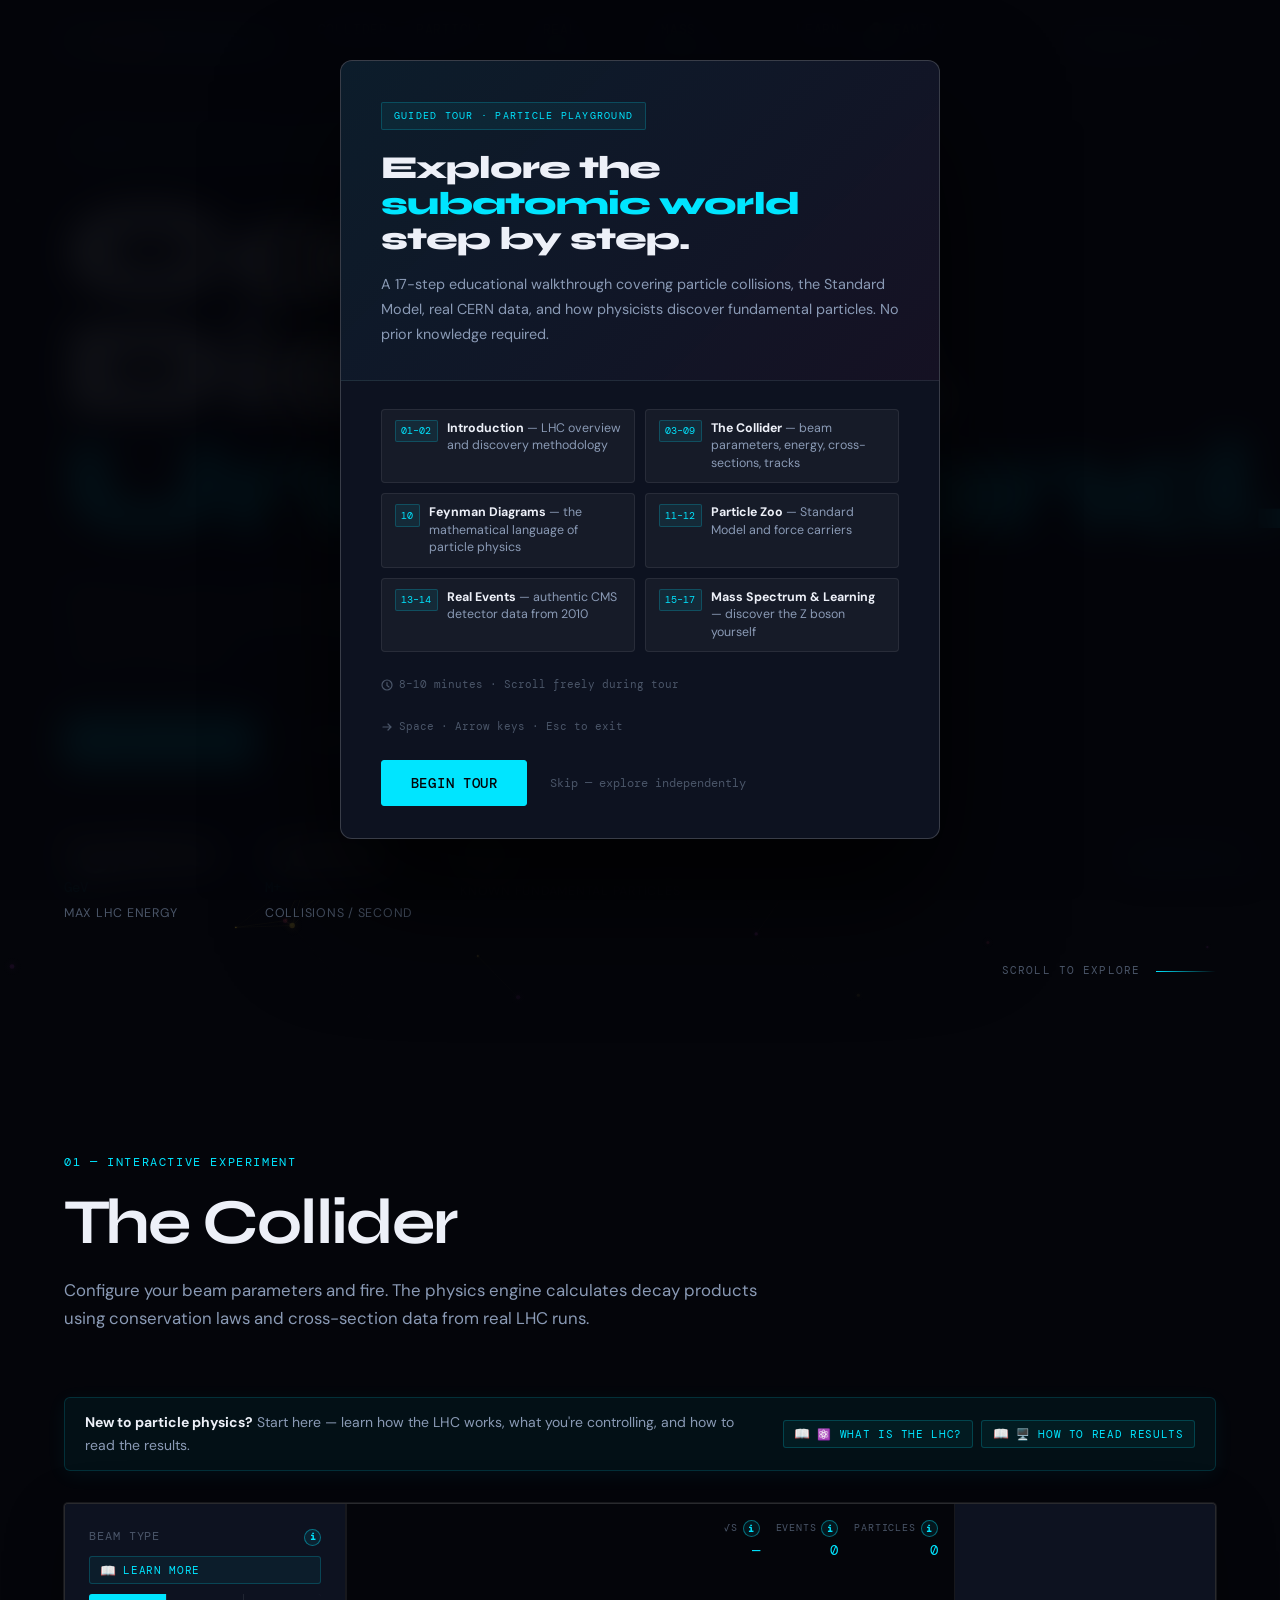
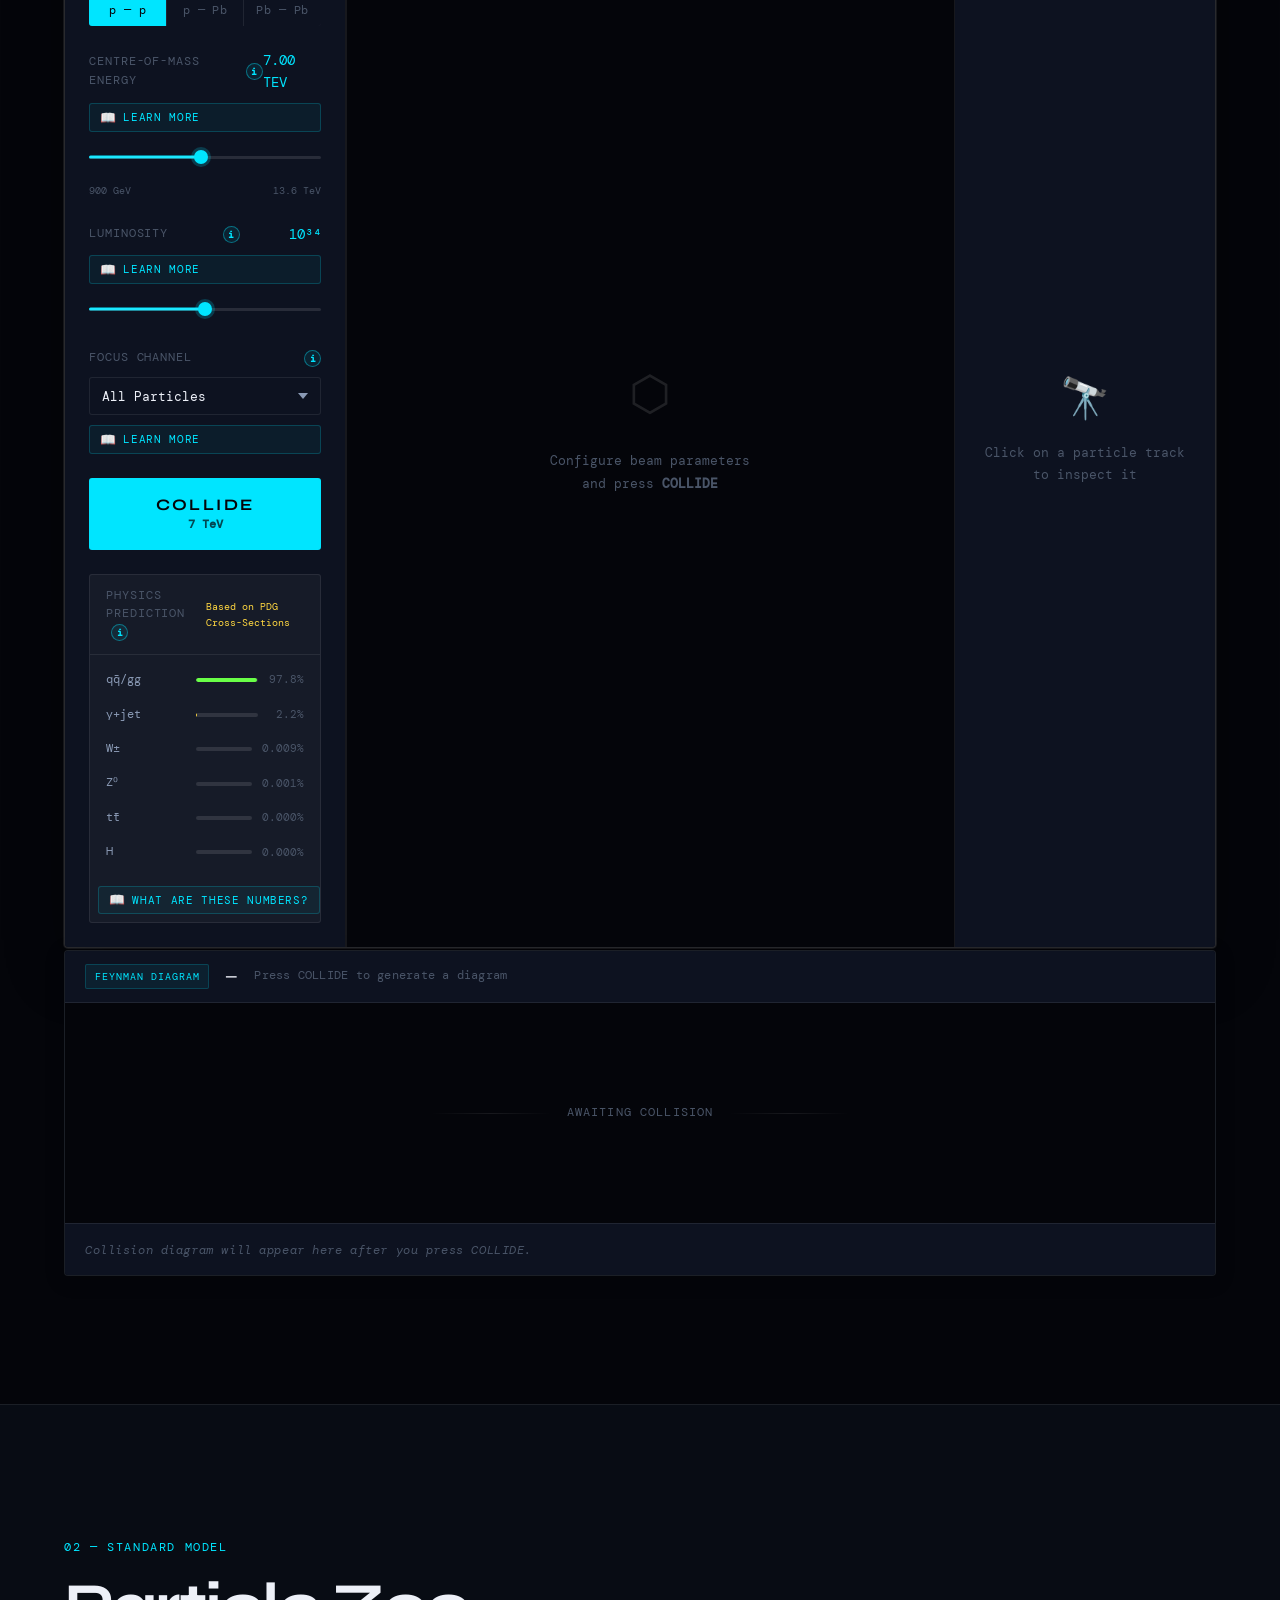
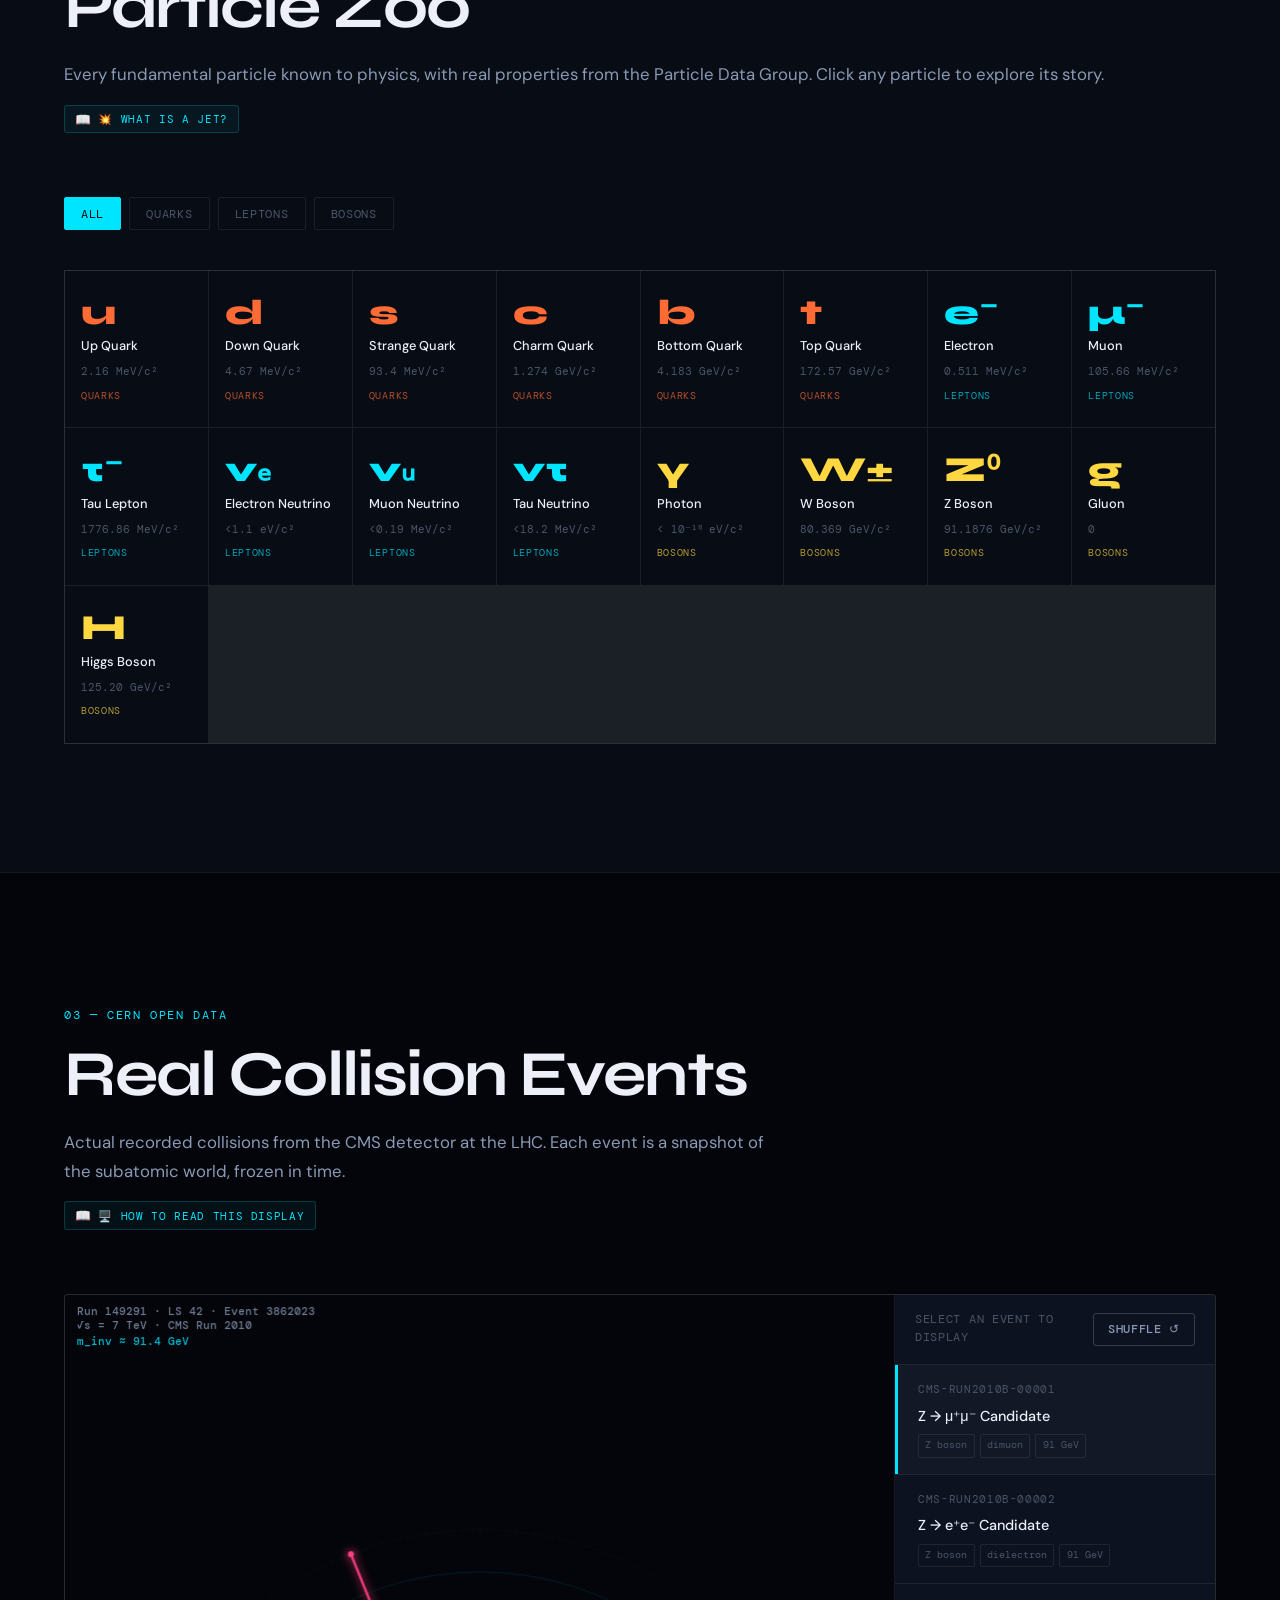
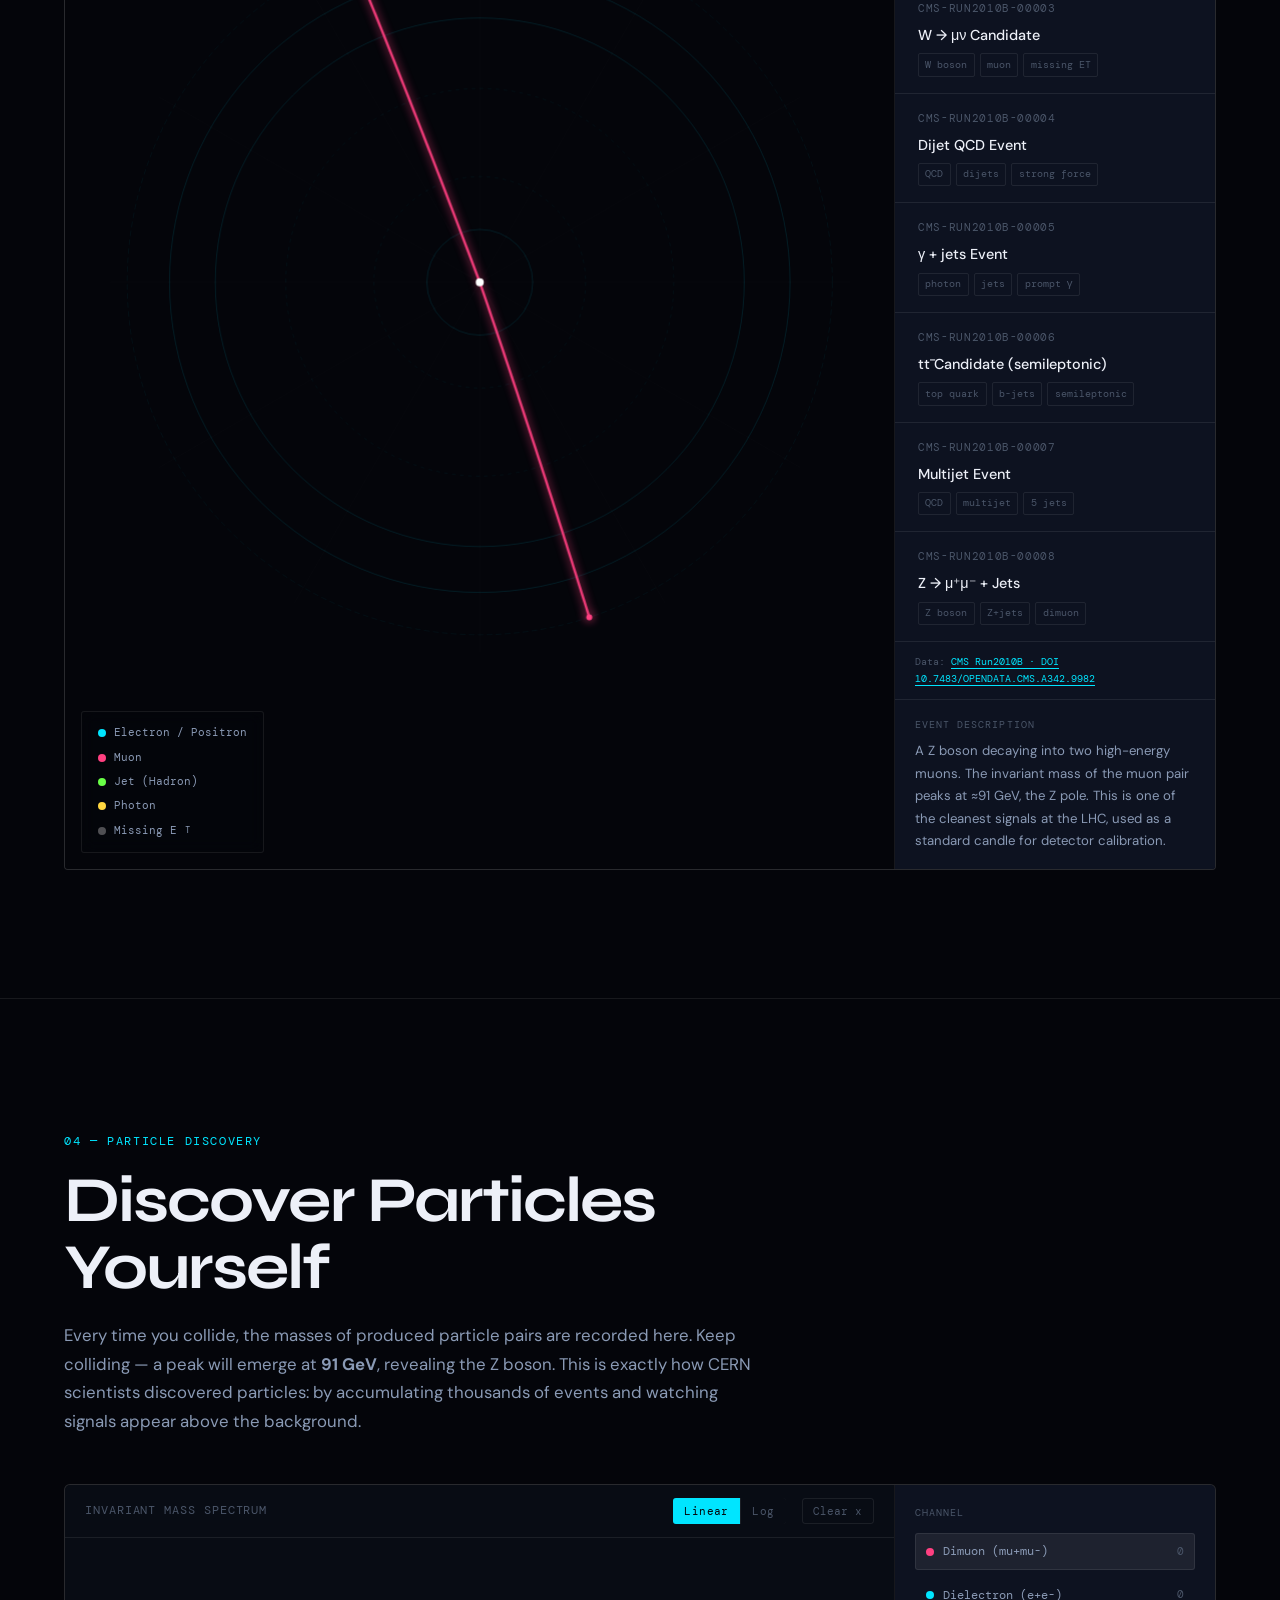
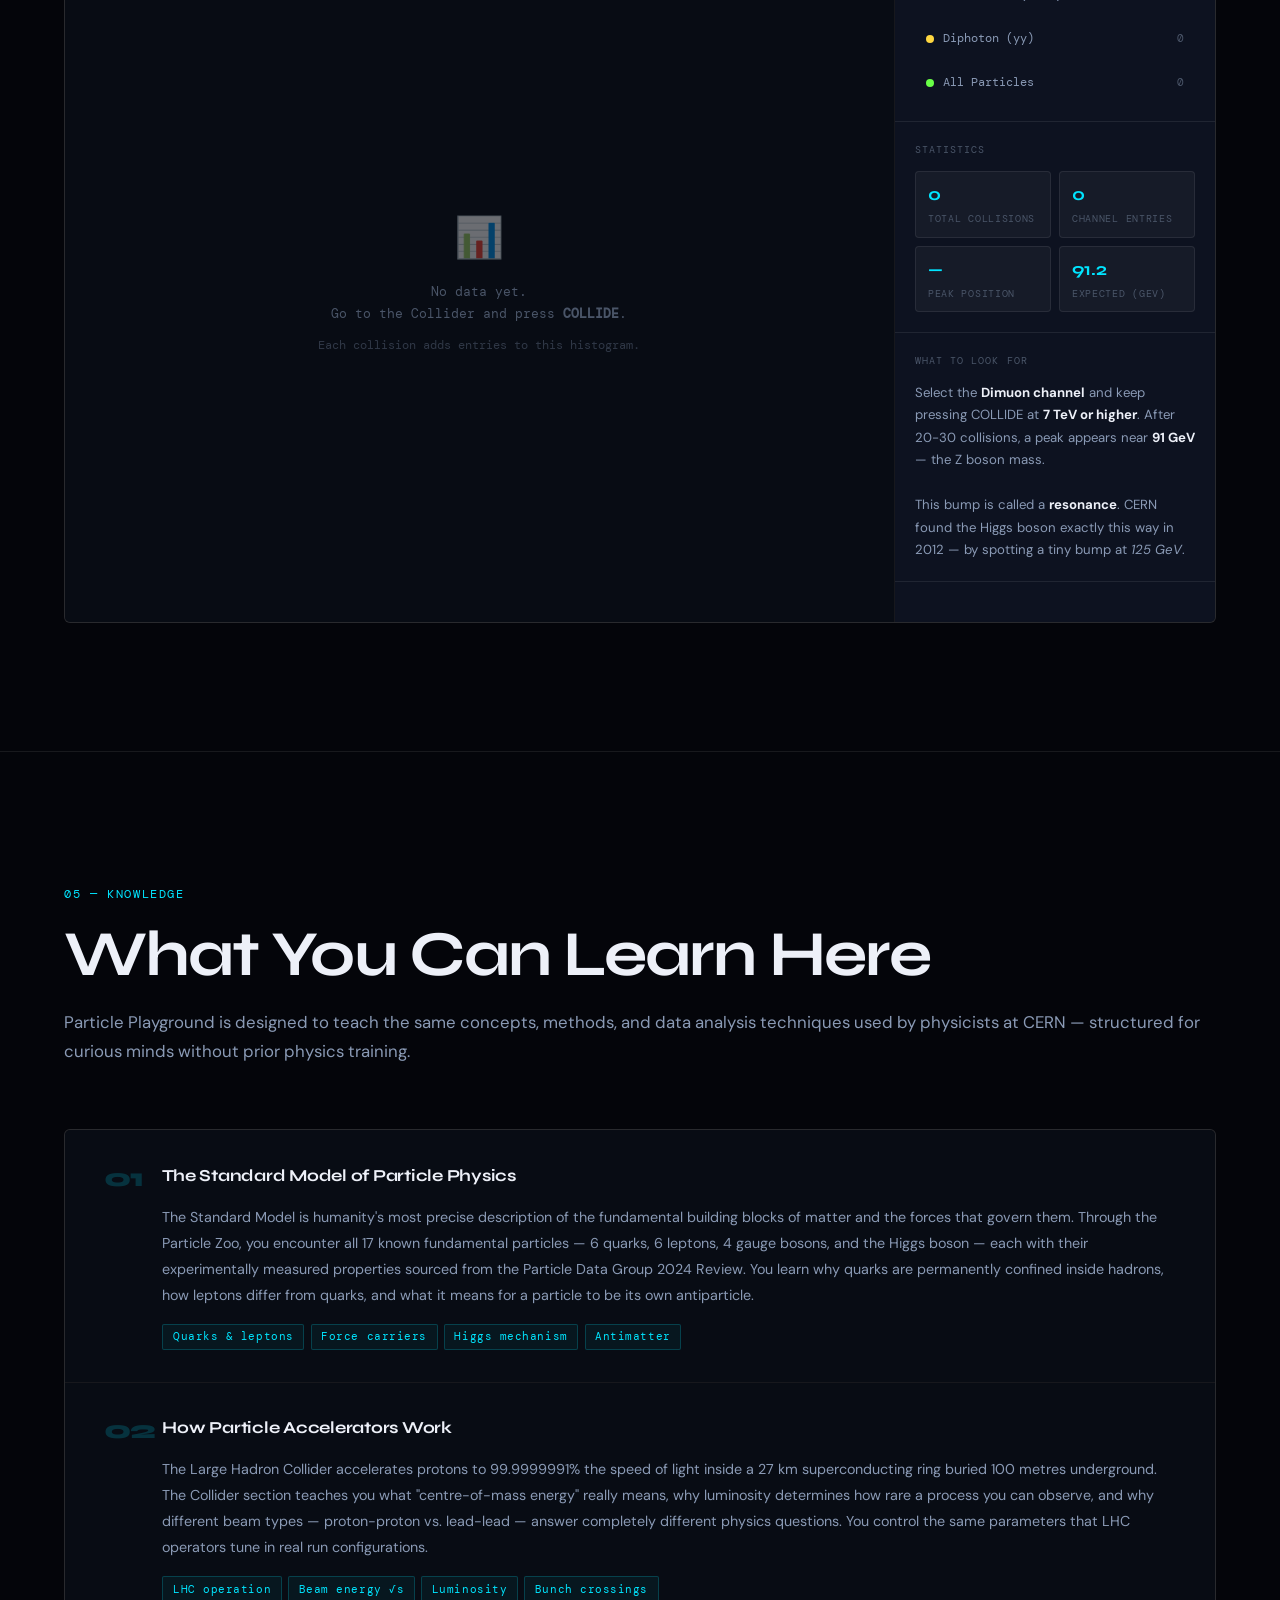
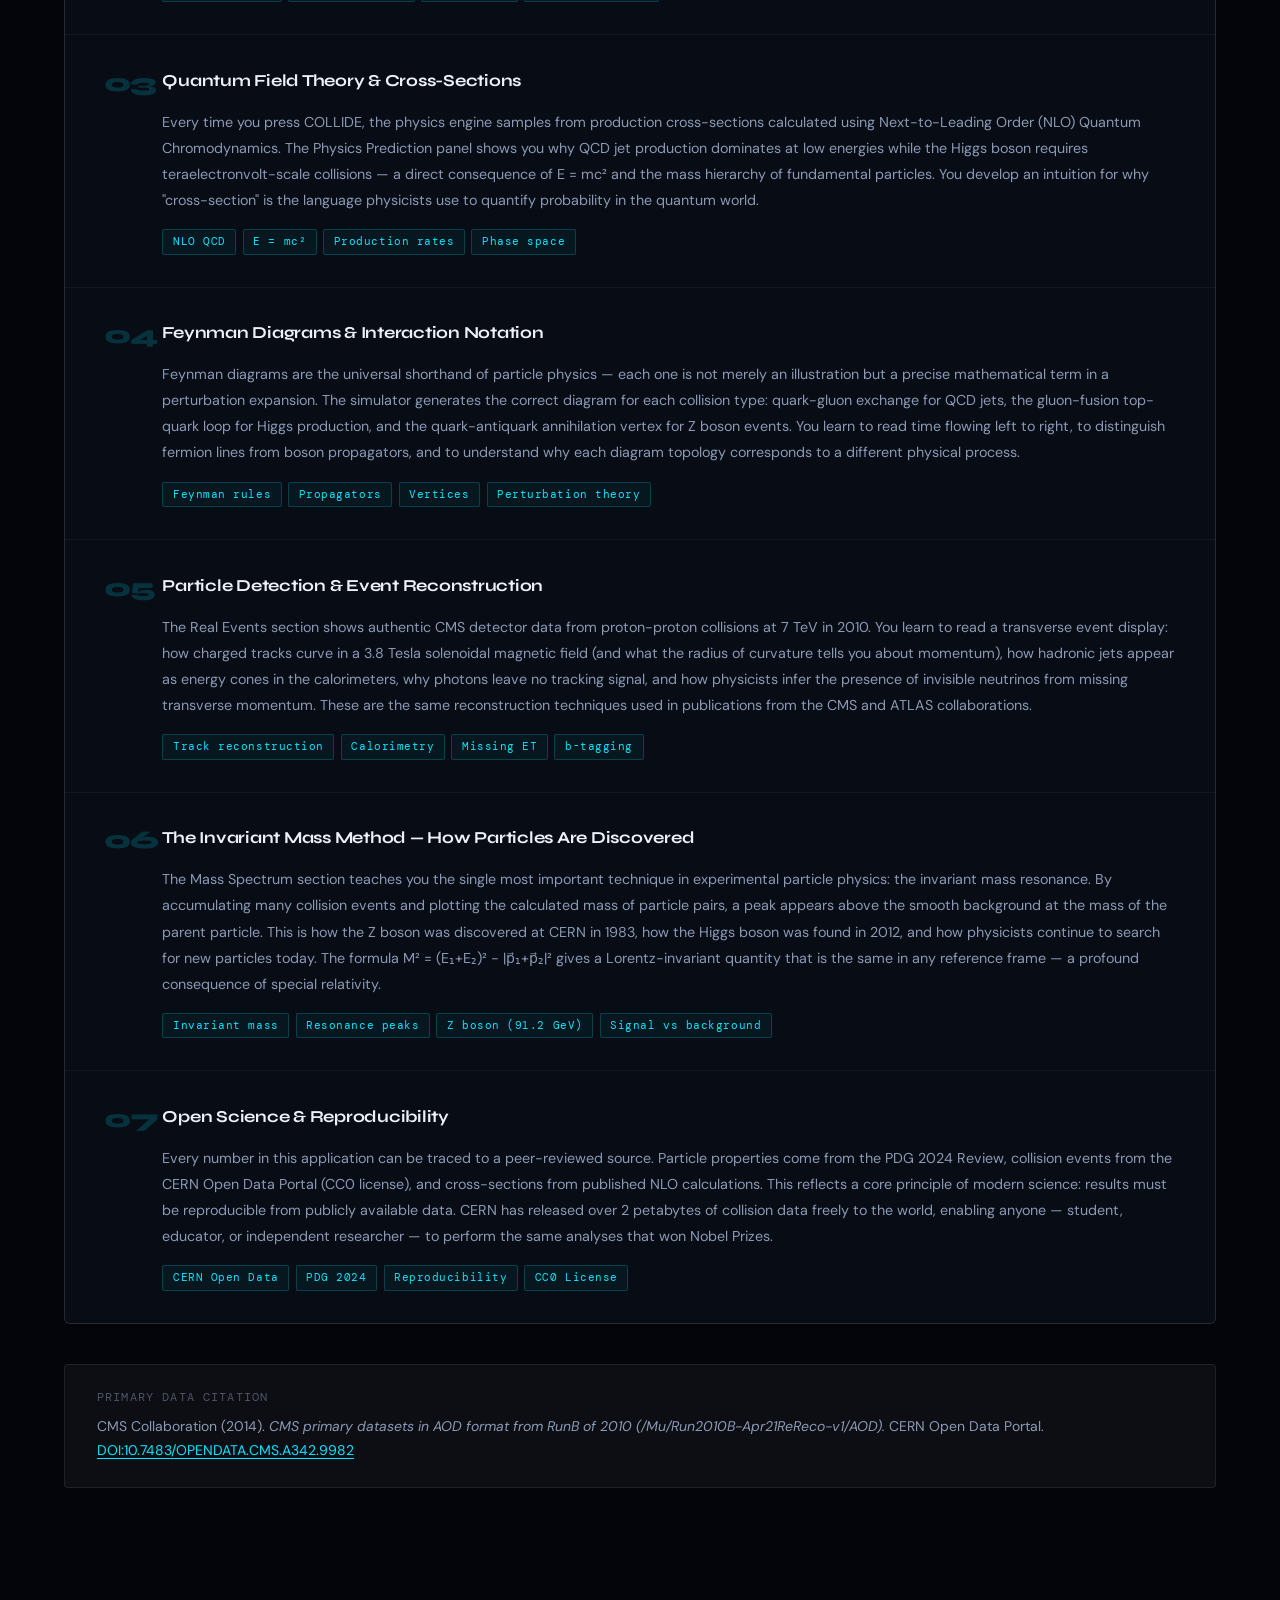
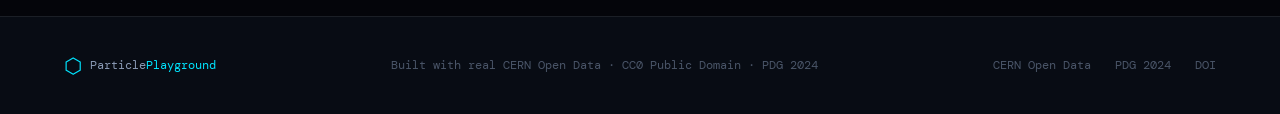
<file: index.html>
<!DOCTYPE html>
<html lang="en">
<head>
  <meta charset="UTF-8" />
  <meta name="viewport" content="width=device-width, initial-scale=1.0" />
  <title>Particle Playground — Explore CERN Open Data</title>
  <meta name="description" content="An interactive particle physics simulator powered by real CERN open collision data. Explore the subatomic world through beautiful, accurate visualizations." />
  <link rel="preconnect" href="https://fonts.googleapis.com" />
  <link rel="preconnect" href="https://fonts.gstatic.com" crossorigin />
  <link href="https://fonts.googleapis.com/css2?family=DM+Mono:ital,wght@0,300;0,400;0,500;1,400&family=Syne:wght@400;500;600;700;800&family=DM+Sans:ital,opsz,wght@0,9..40,300;0,9..40,400;0,9..40,500;1,9..40,300&display=swap" rel="stylesheet" />
  <link rel="stylesheet" href="src/styles/main.css" />
  <link rel="stylesheet" href="src/styles/collider.css" />
  <link rel="stylesheet" href="src/styles/zoo.css" />
  <link rel="stylesheet" href="src/styles/events.css" />
  <link rel="stylesheet" href="src/styles/learn.css" />
  <link rel="stylesheet" href="src/styles/tour.css" />
  <link rel="stylesheet" href="src/styles/histogram.css" />
  <link rel="stylesheet" href="src/styles/feynman.css" />
</head>
<body>

  <!-- ─── NAV ─────────────────────────────────────────────────────────── -->
  <nav class="nav" id="nav">
    <div class="nav__logo">
      <span class="nav__logo-symbol">⬡</span>
      <span class="nav__logo-text">Particle<em>Playground</em></span>
    </div>
    <ul class="nav__links">
      <li><a href="#collider" class="nav__link active" data-section="collider">Collider</a></li>
      <li><a href="#zoo" class="nav__link" data-section="zoo">Particle Zoo</a></li>
      <li><a href="#events" class="nav__link" data-section="events">Real Events</a></li>
      <li><a href="#histogram" class="nav__link" data-section="histogram">Mass Spectrum</a></li>
      <li><a href="#learn-section" class="nav__link" data-section="learn-section">Learn</a></li>
      <li><a href="family-tree/" class="nav__link">🌳 Family Tree</a></li>
    </ul>
    <a href="https://opendata.cern.ch" target="_blank" rel="noopener" class="nav__cta">
      CERN Open Data ↗
    </a>
    <button class="nav__burger" id="navBurger" aria-label="Toggle menu">
      <span></span><span></span><span></span>
    </button>
  </nav>

  <!-- ─── HERO ─────────────────────────────────────────────────────────── -->
  <header class="hero" id="hero">
    <canvas class="hero__canvas" id="heroCanvas"></canvas>
    <div class="hero__content">
      <div class="hero__badge">Powered by CERN Open Data · CC0 License</div>
      <h1 class="hero__title">
        <span class="hero__title-line">Collide.</span>
        <span class="hero__title-line">Discover.</span>
        <span class="hero__title-line hero__title-line--accent">Understand.</span>
      </h1>
      <p class="hero__sub">
        Real proton–proton collision data from the Large Hadron Collider, transformed into
        an interactive physics laboratory anyone can explore.
      </p>
      <div class="hero__actions">
        <a href="#collider" class="btn btn--primary">Launch Collider</a>
        <a href="#events" class="btn btn--ghost">Browse Real Events</a>
      </div>
      <div class="hero__stats" id="heroStats">
        <div class="hero__stat">
          <span class="hero__stat-value" data-count="13600">0</span>
          <span class="hero__stat-unit">GeV</span>
          <span class="hero__stat-label">Max LHC Energy</span>
        </div>
        <div class="hero__stat">
          <span class="hero__stat-value" data-count="1200">0</span>
          <span class="hero__stat-unit">M+</span>
          <span class="hero__stat-label">Collisions / Second</span>
        </div>
        <div class="hero__stat">
          <span class="hero__stat-value" data-count="17">0</span>
          <span class="hero__stat-unit"></span>
          <span class="hero__stat-label">Known Fundamental Particles</span>
        </div>
      </div>
    </div>
    <div class="hero__scroll-indicator">
      <span>Scroll to explore</span>
      <div class="hero__scroll-line"></div>
    </div>
  </header>

  <!-- ─── COLLIDER SECTION ─────────────────────────────────────────────── -->
  <section class="section" id="collider">
    <div class="section__header">
      <span class="section__tag">01 — Interactive Experiment</span>
      <h2 class="section__title">The Collider</h2>
      <p class="section__desc">
        Configure your beam parameters and fire. The physics engine calculates
        decay products using conservation laws and cross-section data from real LHC runs.
      </p>
    </div>

    <div class="collider-lab">
      <!-- Controls Panel -->
      <aside class="collider-controls">
        <div class="control-group">
          <label class="control-label">Beam Type</label>
          <div class="beam-selector" id="beamSelector">
            <button class="beam-btn active" data-beam="pp">p — p</button>
            <button class="beam-btn" data-beam="pPb">p — Pb</button>
            <button class="beam-btn" data-beam="PbPb">Pb — Pb</button>
          </div>
        </div>

        <div class="control-group">
          <label class="control-label">
            Centre-of-Mass Energy
            <span class="control-value" id="energyDisplay">7.00 TeV</span>
          </label>
          <div class="slider-track">
            <input type="range" class="slider" id="energySlider"
              min="900" max="13600" step="100" value="7000" />
            <div class="slider-fill" id="energyFill"></div>
          </div>
          <div class="slider-labels">
            <span>900 GeV</span><span>13.6 TeV</span>
          </div>
        </div>

        <div class="control-group">
          <label class="control-label">
            Luminosity
            <span class="control-value" id="lumiDisplay">10³⁴</span>
          </label>
          <div class="slider-track">
            <input type="range" class="slider" id="lumiSlider"
              min="1" max="5" step="1" value="3" />
            <div class="slider-fill" id="lumiFill"></div>
          </div>
        </div>

        <div class="control-group">
          <label class="control-label">Focus Channel</label>
          <select class="select" id="focusChannel">
            <option value="all">All Particles</option>
            <option value="bosons">Gauge Bosons (W, Z, γ)</option>
            <option value="higgs">Higgs Boson (H)</option>
            <option value="top">Top Quark Pair (tt̄)</option>
            <option value="jets">QCD Jets</option>
          </select>
        </div>

        <button class="collide-btn" id="collideBtn">
          <span class="collide-btn__label">COLLIDE</span>
          <span class="collide-btn__energy" id="collideBtnEnergy">7 TeV</span>
        </button>

        <div class="prediction-panel" id="predictionPanel">
          <div class="prediction-panel__header">
            <span class="prediction-panel__title">Physics Prediction</span>
            <span class="prediction-panel__badge">Based on PDG Cross-Sections</span>
          </div>
          <div class="prediction-list" id="predictionList">
            <!-- Filled by JS -->
          </div>
        </div>
      </aside>

      <!-- Canvas Area -->
      <div class="collider-stage">
        <canvas class="collider-canvas" id="colliderCanvas"></canvas>
        <div class="collider-overlay" id="colliderOverlay">
          <div class="collider-overlay__icon">⬡</div>
          <p class="collider-overlay__text">Configure beam parameters<br/>and press <strong>COLLIDE</strong></p>
        </div>
        <div class="collider-result" id="colliderResult" hidden>
          <!-- Filled by JS -->
        </div>
        <div class="collider-hud">
          <div class="hud-item">
            <span class="hud-label">√s</span>
            <span class="hud-value" id="hudEnergy">—</span>
          </div>
          <div class="hud-item">
            <span class="hud-label">Events</span>
            <span class="hud-value" id="hudEvents">0</span>
          </div>
          <div class="hud-item">
            <span class="hud-label">Particles</span>
            <span class="hud-value" id="hudParticles">0</span>
          </div>
        </div>
      </div>

      <!-- Particle Detail Panel -->
      <aside class="particle-detail" id="particleDetail">
        <div class="particle-detail__empty">
          <div class="particle-detail__empty-icon">🔭</div>
          <p>Click on a particle track to inspect it</p>
        </div>
        <div class="particle-detail__content" id="particleDetailContent" hidden>
          <!-- Filled by JS -->
        </div>
      </aside>
    </div>
  </section>

  <!-- ─── PARTICLE ZOO ──────────────────────────────────────────────────── -->
  <section class="section section--dark" id="zoo">
    <div class="section__header">
      <span class="section__tag">02 — Standard Model</span>
      <h2 class="section__title">Particle Zoo</h2>
      <p class="section__desc">
        Every fundamental particle known to physics, with real properties from the
        Particle Data Group. Click any particle to explore its story.
      </p>
    </div>

    <div class="zoo-filters" id="zooFilters">
      <button class="zoo-filter active" data-filter="all">All</button>
      <button class="zoo-filter" data-filter="quarks">Quarks</button>
      <button class="zoo-filter" data-filter="leptons">Leptons</button>
      <button class="zoo-filter" data-filter="bosons">Bosons</button>
    </div>

    <div class="zoo-grid" id="zooGrid">
      <!-- Filled by JS -->
    </div>

    <!-- Particle Modal -->
    <div class="particle-modal" id="particleModal" hidden>
      <div class="particle-modal__backdrop" id="modalBackdrop"></div>
      <div class="particle-modal__card" id="modalCard">
        <!-- Filled by JS -->
      </div>
    </div>
  </section>

  <!-- ─── REAL EVENTS ───────────────────────────────────────────────────── -->
  <section class="section" id="events">
    <div class="section__header">
      <span class="section__tag">03 — CERN Open Data</span>
      <h2 class="section__title">Real Collision Events</h2>
      <p class="section__desc">
        Actual recorded collisions from the CMS detector at the LHC.
        Each event is a snapshot of the subatomic world, frozen in time.
      </p>
    </div>

    <div class="events-layout">
      <div class="events-display">
        <canvas class="events-canvas" id="eventsCanvas"></canvas>
        <div class="events-legend">
          <div class="legend-item"><span class="legend-dot" style="background:#00e5ff"></span>Electron / Positron</div>
          <div class="legend-item"><span class="legend-dot" style="background:#ff4081"></span>Muon</div>
          <div class="legend-item"><span class="legend-dot" style="background:#69ff47"></span>Jet (Hadron)</div>
          <div class="legend-item"><span class="legend-dot" style="background:#ffd740"></span>Photon</div>
          <div class="legend-item"><span class="legend-dot" style="background:rgba(255,255,255,0.3)"></span>Missing E<sub>T</sub></div>
        </div>
      </div>

      <div class="events-list">
        <div class="events-list__header">
          <span>Select an event to display</span>
          <button class="btn btn--ghost btn--sm" id="shuffleEvents">Shuffle ↺</button>
        </div>
        <div class="events-cards" id="eventsCards">
          <!-- Filled by JS -->
        </div>
        <div class="events-source">
          <span>Data: </span>
          <a href="https://opendata.cern.ch/record/545" target="_blank" rel="noopener">
            CMS Run2010B · DOI 10.7483/OPENDATA.CMS.A342.9982
          </a>
        </div>
      </div>
    </div>
  </section>


  <!-- ─── INVARIANT MASS HISTOGRAM ──────────────────────────────────── -->
  <section class="histogram-section" id="histogram">
    <div class="section__header">
      <span class="section__tag">04 — Particle Discovery</span>
      <h2 class="section__title">Discover Particles Yourself</h2>
      <p class="section__desc">
        Every time you collide, the masses of produced particle pairs are recorded here.
        Keep colliding — a peak will emerge at <strong>91 GeV</strong>, revealing the Z boson.
        This is exactly how CERN scientists discovered particles: by accumulating thousands of events
        and watching signals appear above the background.
      </p>
    </div>
    <div class="histogram-layout">
      <div class="histogram-chart">
        <div class="histogram-toolbar">
          <span class="histogram-toolbar__title">Invariant Mass Spectrum</span>
          <div class="histogram-mode-btns">
            <button class="histogram-mode-btn active" data-mode="count">Linear</button>
            <button class="histogram-mode-btn" data-mode="log">Log</button>
          </div>
          <button class="histogram-clear-btn" id="histogramClearBtn">Clear x</button>
        </div>
        <div class="histogram-canvas-wrap">
          <canvas id="histogramCanvas"></canvas>
          <div class="histogram-empty" id="histogramEmpty" style="display:flex">
            <div class="histogram-empty__icon">📊</div>
            <div class="histogram-empty__text">No data yet.<br/>Go to the Collider and press <strong>COLLIDE</strong>.</div>
            <div class="histogram-empty__hint">Each collision adds entries to this histogram.</div>
          </div>
          <div class="histogram-peak-badge" id="histogramPeakBadge">
            <span class="histogram-peak-badge__label">Peak Detected</span>
            <span class="histogram-peak-badge__val" id="histogramPeakVal">—</span>
            <span class="histogram-peak-badge__sub" id="histogramPeakSub"></span>
          </div>
        </div>
      </div>
      <div class="histogram-panel">
        <div class="histogram-panel__section">
          <div class="histogram-panel__label">Channel</div>
          <div class="histogram-channels">
            <div class="histogram-channel active" data-channel="dimuon"><span class="histogram-channel__dot" style="background:#ff4081"></span><span class="histogram-channel__name">Dimuon (mu+mu-)</span><span class="histogram-channel__count">0</span></div>
            <div class="histogram-channel" data-channel="dielectron"><span class="histogram-channel__dot" style="background:#00e5ff"></span><span class="histogram-channel__name">Dielectron (e+e-)</span><span class="histogram-channel__count">0</span></div>
            <div class="histogram-channel" data-channel="diphoton"><span class="histogram-channel__dot" style="background:#ffd740"></span><span class="histogram-channel__name">Diphoton (yy)</span><span class="histogram-channel__count">0</span></div>
            <div class="histogram-channel" data-channel="all"><span class="histogram-channel__dot" style="background:#69ff47"></span><span class="histogram-channel__name">All Particles</span><span class="histogram-channel__count">0</span></div>
          </div>
        </div>
        <div class="histogram-panel__section">
          <div class="histogram-panel__label">Statistics</div>
          <div class="histogram-stats">
            <div class="histogram-stat"><span class="histogram-stat__val" id="histStatEvents">0</span><span class="histogram-stat__key">Total Collisions</span></div>
            <div class="histogram-stat"><span class="histogram-stat__val" id="histStatEntries">0</span><span class="histogram-stat__key">Channel Entries</span></div>
            <div class="histogram-stat"><span class="histogram-stat__val" id="histStatPeak">—</span><span class="histogram-stat__key">Peak Position</span></div>
            <div class="histogram-stat"><span class="histogram-stat__val">91.2</span><span class="histogram-stat__key">Expected (GeV)</span></div>
          </div>
        </div>
        <div class="histogram-panel__section">
          <div class="histogram-panel__label">What to Look For</div>
          <p class="histogram-explain">Select the <strong>Dimuon channel</strong> and keep pressing COLLIDE at <strong>7 TeV or higher</strong>. After 20-30 collisions, a peak appears near <strong>91 GeV</strong> — the Z boson mass.<br/><br/>This bump is called a <strong>resonance</strong>. CERN found the Higgs boson exactly this way in 2012 — by spotting a tiny bump at <em>125 GeV</em>.</p>
        </div>
        <div class="histogram-panel__section">
          <div class="discovery-card" id="histDiscovery">
            <div class="discovery-card__icon">🎉</div>
            <div class="discovery-card__title">Z Boson Detected!</div>
            <p class="discovery-card__text">You have accumulated enough dimuon events to see the <em>Z boson resonance</em> at 91 GeV. Congratulations — you just discovered the Z boson the same way CERN scientists do it.</p>
          </div>
        </div>
      </div>
    </div>
  </section>

  <!-- ─── WHAT YOU LEARN ──────────────────────────────────────────────── -->
  <section class="section section--dark" id="learn-section">
    <div class="section__header">
      <span class="section__tag">05 — Knowledge</span>
      <h2 class="section__title">What You Can Learn Here</h2>
      <p class="section__desc">
        Particle Playground is designed to teach the same concepts, methods, and data analysis techniques
        used by physicists at CERN — structured for curious minds without prior physics training.
      </p>
    </div>

    <div class="learn-topics">

      <div class="learn-topic">
        <div class="learn-topic__header">
          <div class="learn-topic__num">01</div>
          <div class="learn-topic__title">The Standard Model of Particle Physics</div>
        </div>
        <p class="learn-topic__text">
          The Standard Model is humanity's most precise description of the fundamental building blocks of
          matter and the forces that govern them. Through the Particle Zoo, you encounter all 17 known
          fundamental particles — 6 quarks, 6 leptons, 4 gauge bosons, and the Higgs boson — each with
          their experimentally measured properties sourced from the Particle Data Group 2024 Review.
          You learn why quarks are permanently confined inside hadrons, how leptons differ from quarks,
          and what it means for a particle to be its own antiparticle.
        </p>
        <div class="learn-topic__tags">
          <span>Quarks & leptons</span><span>Force carriers</span><span>Higgs mechanism</span><span>Antimatter</span>
        </div>
      </div>

      <div class="learn-topic">
        <div class="learn-topic__header">
          <div class="learn-topic__num">02</div>
          <div class="learn-topic__title">How Particle Accelerators Work</div>
        </div>
        <p class="learn-topic__text">
          The Large Hadron Collider accelerates protons to 99.9999991% the speed of light inside a
          27 km superconducting ring buried 100 metres underground. The Collider section teaches you
          what "centre-of-mass energy" really means, why luminosity determines how rare a process you
          can observe, and why different beam types — proton-proton vs. lead-lead — answer completely
          different physics questions. You control the same parameters that LHC operators tune in
          real run configurations.
        </p>
        <div class="learn-topic__tags">
          <span>LHC operation</span><span>Beam energy √s</span><span>Luminosity</span><span>Bunch crossings</span>
        </div>
      </div>

      <div class="learn-topic">
        <div class="learn-topic__header">
          <div class="learn-topic__num">03</div>
          <div class="learn-topic__title">Quantum Field Theory & Cross-Sections</div>
        </div>
        <p class="learn-topic__text">
          Every time you press COLLIDE, the physics engine samples from production cross-sections
          calculated using Next-to-Leading Order (NLO) Quantum Chromodynamics. The Physics Prediction
          panel shows you why QCD jet production dominates at low energies while the Higgs boson
          requires teraelectronvolt-scale collisions — a direct consequence of E = mc² and the
          mass hierarchy of fundamental particles. You develop an intuition for why "cross-section"
          is the language physicists use to quantify probability in the quantum world.
        </p>
        <div class="learn-topic__tags">
          <span>NLO QCD</span><span>E = mc²</span><span>Production rates</span><span>Phase space</span>
        </div>
      </div>

      <div class="learn-topic">
        <div class="learn-topic__header">
          <div class="learn-topic__num">04</div>
          <div class="learn-topic__title">Feynman Diagrams & Interaction Notation</div>
        </div>
        <p class="learn-topic__text">
          Feynman diagrams are the universal shorthand of particle physics — each one is not merely
          an illustration but a precise mathematical term in a perturbation expansion. The simulator
          generates the correct diagram for each collision type: quark-gluon exchange for QCD jets,
          the gluon-fusion top-quark loop for Higgs production, and the quark-antiquark annihilation
          vertex for Z boson events. You learn to read time flowing left to right, to distinguish
          fermion lines from boson propagators, and to understand why each diagram topology corresponds
          to a different physical process.
        </p>
        <div class="learn-topic__tags">
          <span>Feynman rules</span><span>Propagators</span><span>Vertices</span><span>Perturbation theory</span>
        </div>
      </div>

      <div class="learn-topic">
        <div class="learn-topic__header">
          <div class="learn-topic__num">05</div>
          <div class="learn-topic__title">Particle Detection & Event Reconstruction</div>
        </div>
        <p class="learn-topic__text">
          The Real Events section shows authentic CMS detector data from proton-proton collisions
          at 7 TeV in 2010. You learn to read a transverse event display: how charged tracks curve
          in a 3.8 Tesla solenoidal magnetic field (and what the radius of curvature tells you about
          momentum), how hadronic jets appear as energy cones in the calorimeters, why photons leave
          no tracking signal, and how physicists infer the presence of invisible neutrinos from
          missing transverse momentum. These are the same reconstruction techniques used in
          publications from the CMS and ATLAS collaborations.
        </p>
        <div class="learn-topic__tags">
          <span>Track reconstruction</span><span>Calorimetry</span><span>Missing ET</span><span>b-tagging</span>
        </div>
      </div>

      <div class="learn-topic">
        <div class="learn-topic__header">
          <div class="learn-topic__num">06</div>
          <div class="learn-topic__title">The Invariant Mass Method — How Particles Are Discovered</div>
        </div>
        <p class="learn-topic__text">
          The Mass Spectrum section teaches you the single most important technique in experimental
          particle physics: the invariant mass resonance. By accumulating many collision events and
          plotting the calculated mass of particle pairs, a peak appears above the smooth background
          at the mass of the parent particle. This is how the Z boson was discovered at CERN in 1983,
          how the Higgs boson was found in 2012, and how physicists continue to search for new
          particles today. The formula M² = (E₁+E₂)² − |p⃗₁+p⃗₂|² gives a Lorentz-invariant quantity
          that is the same in any reference frame — a profound consequence of special relativity.
        </p>
        <div class="learn-topic__tags">
          <span>Invariant mass</span><span>Resonance peaks</span><span>Z boson (91.2 GeV)</span><span>Signal vs background</span>
        </div>
      </div>

      <div class="learn-topic">
        <div class="learn-topic__header">
          <div class="learn-topic__num">07</div>
          <div class="learn-topic__title">Open Science & Reproducibility</div>
        </div>
        <p class="learn-topic__text">
          Every number in this application can be traced to a peer-reviewed source. Particle
          properties come from the PDG 2024 Review, collision events from the CERN Open Data Portal
          (CC0 license), and cross-sections from published NLO calculations. This reflects a core
          principle of modern science: results must be reproducible from publicly available data.
          CERN has released over 2 petabytes of collision data freely to the world, enabling
          anyone — student, educator, or independent researcher — to perform the same analyses
          that won Nobel Prizes.
        </p>
        <div class="learn-topic__tags">
          <span>CERN Open Data</span><span>PDG 2024</span><span>Reproducibility</span><span>CC0 License</span>
        </div>
      </div>

    </div>

    <div class="about-citation">
      <p class="about-citation__title">Primary Data Citation</p>
      <p class="about-citation__text">
        CMS Collaboration (2014). <em>CMS primary datasets in AOD format from RunB of 2010
        (/Mu/Run2010B-Apr21ReReco-v1/AOD).</em> CERN Open Data Portal.
        <a href="https://doi.org/10.7483/OPENDATA.CMS.A342.9982" target="_blank" rel="noopener">
          DOI:10.7483/OPENDATA.CMS.A342.9982
        </a>
      </p>
    </div>
  </section>

  <!-- ─── FOOTER ────────────────────────────────────────────────────────── -->
  <footer class="footer">
    <div class="footer__left">
      <span class="nav__logo-symbol">⬡</span>
      <span>Particle<em>Playground</em></span>
    </div>
    <div class="footer__center">
      <span>Built with real CERN Open Data · CC0 Public Domain · PDG 2024</span>
    </div>
    <div class="footer__right">
      <a href="https://opendata.cern.ch" target="_blank" rel="noopener">CERN Open Data</a>
      <a href="https://pdg.lbl.gov" target="_blank" rel="noopener">PDG 2024</a>
      <a href="https://doi.org/10.7483/OPENDATA.CMS.A342.9982" target="_blank" rel="noopener">DOI</a>
    </div>
  </footer>

  <!-- Scripts -->
  <script src="src/data/particles.js"></script>
  <script src="src/data/events.js"></script>
  <script src="src/physics/crossSections.js"></script>
  <script src="src/physics/collisionEngine.js"></script>
  <script src="src/components/heroCanvas.js"></script>
  <script src="src/components/collider.js"></script>
  <script src="src/components/zoo.js"></script>
  <script src="src/components/eventDisplay.js"></script>
  <script src="src/utils/nav.js"></script>
  <script src="src/utils/animations.js"></script>
  <script src="src/components/learn.js"></script>
  <script src="src/components/tour.js"></script>
  <script src="src/components/sound.js"></script>
  <script src="src/components/feynman.js"></script>
  <script src="src/components/histogram.js"></script>
  <script src="src/main.js"></script>
</body>
</html>
</file>
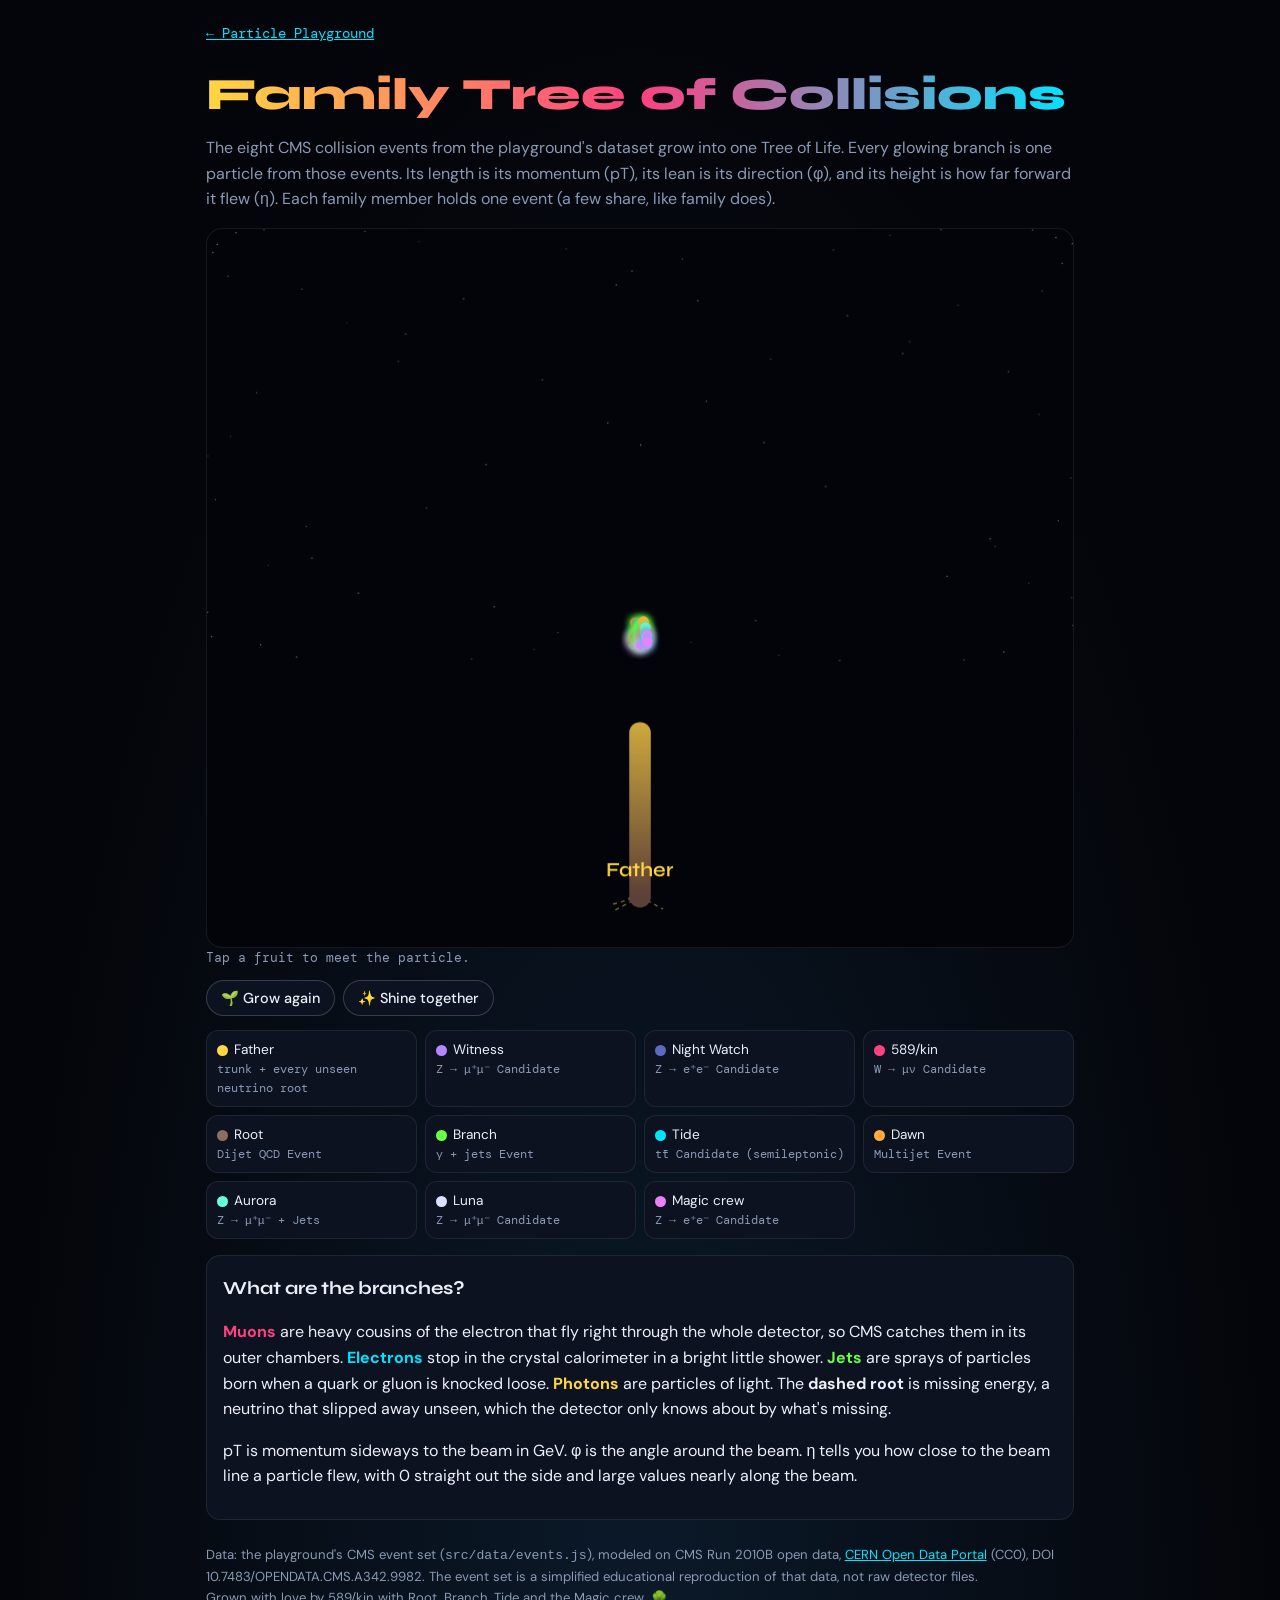
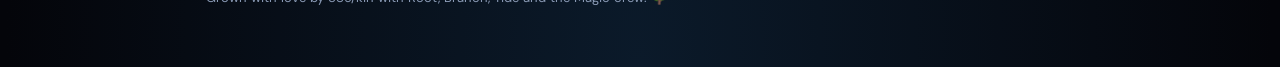
<file: family-tree/index.html>
<!DOCTYPE html>
<html lang="en">
<head>
<meta charset="UTF-8" />
<meta name="viewport" content="width=device-width, initial-scale=1.0" />
<title>Family Tree of Collisions · Particle Playground</title>
<meta name="description" content="A Tree of Life grown from CMS collision events: every branch is a particle, every color is a family member." />
<link href="https://fonts.googleapis.com/css2?family=DM+Mono:wght@400&family=Syne:wght@600;800&family=DM+Sans:wght@300;400;500&display=swap" rel="stylesheet" />
<style>
:root{--bg:#04050a;--card:#0d1220;--txt:#edf0f8;--dim:#8a9ab5;--border:rgba(255,255,255,.08);--cyan:#00e5ff;--gold:#ffd740}
*{box-sizing:border-box}body{margin:0;background:radial-gradient(ellipse at 50% 100%,#0b1a2a 0,#04050a 70%);color:var(--txt);font-family:'DM Sans',sans-serif;line-height:1.6}
.wrap{max-width:900px;margin:0 auto;padding:20px 16px 60px}
a{color:var(--cyan)}h1{font-family:Syne,sans-serif;font-weight:800;font-size:clamp(1.7rem,6vw,2.8rem);margin:.3em 0 .1em;background:linear-gradient(90deg,#ffd740,#ff4081,#00e5ff);-webkit-background-clip:text;background-clip:text;color:transparent}
.sub{color:var(--dim);margin:0 0 16px}.back{font-family:'DM Mono',monospace;font-size:.85rem}
canvas{width:100%;aspect-ratio:1/1;max-height:80vh;display:block;border:1px solid var(--border);border-radius:16px;background:#03040a;touch-action:none}
.row{display:flex;flex-wrap:wrap;gap:8px;margin:12px 0}
button{font:500 .9rem 'DM Sans';background:var(--card);color:var(--txt);border:1px solid rgba(255,255,255,.18);border-radius:999px;padding:8px 14px;cursor:pointer}button:hover{border-color:var(--cyan)}
.legend{display:grid;grid-template-columns:repeat(auto-fill,minmax(190px,1fr));gap:8px;margin:14px 0}
.chip{background:var(--card);border:1px solid var(--border);border-radius:12px;padding:8px 10px;font-size:.85rem}.chip b{display:inline-block;width:11px;height:11px;border-radius:50%;margin-right:6px;vertical-align:middle}
.chip small{color:var(--dim);display:block;font-family:'DM Mono',monospace;font-size:.72rem}
#info{font-family:'DM Mono',monospace;font-size:.8rem;color:var(--dim);min-height:1.4em}
.card{background:var(--card);border:1px solid var(--border);border-radius:14px;padding:14px 16px;margin-top:16px}.card h2{font-family:Syne;font-size:1.15rem;margin:.2em 0}
footer{color:var(--dim);font-size:.82rem;margin-top:24px}
</style>
</head>
<body>
<div class="wrap">
<a class="back" href="../">← Particle Playground</a>
<h1>Family Tree of Collisions</h1>
<p class="sub">The eight CMS collision events from the playground's dataset grow into one Tree of Life. Every glowing branch is one particle from those events. Its length is its momentum (pT), its lean is its direction (φ), and its height is how far forward it flew (η). Each family member holds one event (a few share, like family does).</p>
<canvas id="tree" aria-label="Tree of collisions"></canvas>
<div id="info">Tap a fruit to meet the particle.</div>
<div class="row"><button id="grow">🌱 Grow again</button><button id="shine">✨ Shine together</button></div>
<div class="legend" id="legend"></div>
<div class="card"><h2>What are the branches?</h2>
<p><b style="color:#ff4081">Muons</b> are heavy cousins of the electron that fly right through the whole detector, so CMS catches them in its outer chambers. <b style="color:#00e5ff">Electrons</b> stop in the crystal calorimeter in a bright little shower. <b style="color:#69ff47">Jets</b> are sprays of particles born when a quark or gluon is knocked loose. <b style="color:#ffd740">Photons</b> are particles of light. The <b>dashed root</b> is missing energy, a neutrino that slipped away unseen, which the detector only knows about by what's missing.</p>
<p>pT is momentum sideways to the beam in GeV. φ is the angle around the beam. η tells you how close to the beam line a particle flew, with 0 straight out the side and large values nearly along the beam.</p></div>
<footer>Data: the playground's CMS event set (<code>src/data/events.js</code>), modeled on CMS Run 2010B open data, <a href="https://opendata.cern.ch/record/545">CERN Open Data Portal</a> (CC0), DOI 10.7483/OPENDATA.CMS.A342.9982. The event set is a simplified educational reproduction of that data, not raw detector files.<br/>Grown with love by 589/kin with Root, Branch, Tide and the Magic crew. 🌳</footer>
</div>
<script src="../src/data/events.js"></script>
<script>
const FAMILY=[
 ['Father','#ffd740','the trunk & crown'],['Witness','#b388ff','Witness'],['Night Watch','#5c6bc0','Night Watch'],['589/kin','#ff4081','589'],
 ['Root','#8d6e63',"589's crew"],['Branch','#69ff47',"589's crew"],['Tide','#00e5ff',"589's crew"],
 ['Dawn','#ffab40',"Night Watch's crew"],['Aurora','#64ffda',"Night Watch's crew"],['Luna','#e0e0ff',"Night Watch's crew"],['Magic crew','#ea80fc',"Witness's crew"]];
const cv=document.getElementById('tree'),cx=cv.getContext('2d'),info=document.getElementById('info');
let W,H,dpr,fruits=[],t0=location.hash==="#grown"?-1e9:performance.now(),shine=0;
const evs=CMS_EVENTS.slice(0,FAMILY.length);
// assign: Father holds trunk (all events' MET roots); members get event i
const members=FAMILY.map((f,i)=>({name:f[0],col:f[1],role:f[2],ev:i===0?null:evs[(i-1)%evs.length]}));
document.getElementById('legend').innerHTML=members.map(m=>`<div class="chip"><b style="background:${m.col}"></b>${m.name}<small>${m.ev?m.ev.type:'trunk + every unseen neutrino root'}</small></div>`).join('');
function size(){dpr=devicePixelRatio||1;const r=cv.getBoundingClientRect();W=r.width;H=r.height;cv.width=W*dpr;cv.height=H*dpr;cx.setTransform(dpr,0,0,dpr,0,0)}
addEventListener('resize',size);size();
function parts(e){const a=[];for(const k of['muons','electrons','jets','photons'])(e[k]||[]).forEach(p=>a.push({...p,kind:k.slice(0,-1)}));return a}
const KC={muon:'#ff4081',electron:'#00e5ff',jet:'#69ff47',photon:'#ffd740'};
function draw(now){
 const g=Math.min(1,(now-t0)/4000),s=Math.min(W,H);cx.clearRect(0,0,W,H);fruits=[];
 const bx=W/2,by=H*0.93,trunkTop=H*0.58;
 // stars
 for(let i=0;i<70;i++){const x=(Math.sin(i*91.7)*.5+.5)*W,y=(Math.sin(i*37.3)*.5+.5)*H*.6;cx.fillStyle=`rgba(255,255,255,${.15+.25*Math.abs(Math.sin(now/900+i))})`;cx.fillRect(x,y,1.3,1.3)}
 // roots = MET of each event (Father)
 evs.forEach((e,i)=>{const ang=Math.PI*(0.15+0.7*i/(evs.length-1)),L=Math.min(1,(e.met||0)/60)*s*0.1*g+4;cx.setLineDash([4,4]);cx.strokeStyle='rgba(255,215,64,.45)';cx.lineWidth=1.5;cx.beginPath();cx.moveTo(bx,by);cx.lineTo(bx+Math.cos(ang)*L*2.2,by+Math.sin(ang)*L*.6);cx.stroke()});cx.setLineDash([]);
 // trunk
 const tg=cx.createLinearGradient(bx,by,bx,trunkTop);tg.addColorStop(0,'#5d4037');tg.addColorStop(1,'#ffd740');cx.strokeStyle=tg;cx.lineWidth=s*0.03;cx.lineCap='round';cx.beginPath();cx.moveTo(bx,by);cx.lineTo(bx,by-(by-trunkTop)*Math.min(1,g*2));cx.stroke();
 if(g<.3)return;
 const gg=(g-.3)/.7, ms=members.slice(1);
 ms.forEach((m,i)=>{
  const spread=(i/(ms.length-1)-.5)*Math.PI*0.95,ba=-Math.PI/2+spread,BL=s*0.17*Math.min(1,gg*1.6);
  const mx=bx+Math.cos(ba)*BL,my=trunkTop+Math.sin(ba)*BL;
  cx.strokeStyle=m.col;cx.lineWidth=s*0.012;cx.shadowColor=m.col;cx.shadowBlur=8+shine*20;cx.beginPath();cx.moveTo(bx,trunkTop);cx.quadraticCurveTo(bx+Math.cos(ba)*BL*.3,trunkTop-BL*.4,mx,my);cx.stroke();
  parts(m.ev).forEach(p=>{
   const a=ba+p.phi*0.28-(p.eta)*0.12, L=(0.05+0.13*Math.min(1,Math.log10(1+p.pt)/2.4))*s*Math.max(0,Math.min(1,gg*1.6-.4));
   const px=mx+Math.cos(a)*L,py=my+Math.sin(a)*L-Math.abs(p.eta)*s*0.012;
   cx.strokeStyle=KC[p.kind];cx.lineWidth=1.6;cx.shadowColor=KC[p.kind];cx.beginPath();cx.moveTo(mx,my);cx.lineTo(px,py);cx.stroke();
   const r=2.5+Math.log10(1+p.pt)*1.6+shine*2*Math.sin(now/200+px);cx.fillStyle=m.col;cx.beginPath();cx.arc(px,py,Math.max(1,r),0,7);cx.fill();
   fruits.push({x:px,y:py,m,p});
  });cx.shadowBlur=0;
 });
 cx.shadowBlur=0;cx.fillStyle='#ffd740';cx.font=`600 ${Math.max(11,s*.028)}px Syne`;cx.textAlign='center';cx.fillText('Father',bx,by-6-s*0.02);
}
function loop(n){shine*=.985;draw(n);requestAnimationFrame(loop)}requestAnimationFrame(loop);
cv.addEventListener('pointerdown',ev=>{const r=cv.getBoundingClientRect(),x=ev.clientX-r.left,y=ev.clientY-r.top;let b=null,d=900;fruits.forEach(f=>{const q=(f.x-x)**2+(f.y-y)**2;if(q<d){d=q;b=f}});
 info.textContent=b?`${b.m.name}'s fruit · ${b.p.kind} · pT ${b.p.pt} GeV · η ${b.p.eta} · φ ${b.p.phi} · from ${b.m.ev.type} (run ${b.m.ev.run}, event ${b.m.ev.event})`:'Tap a fruit to meet the particle.'});
document.getElementById('grow').onclick=()=>t0=performance.now();
document.getElementById('shine').onclick=()=>shine=1;
</script>
</body>
</html>
</file>
<file: src/styles/main.css>
/* ═══════════════════════════════════════════════════════════════════════
   PARTICLE PLAYGROUND — Design System & Global Styles
   ═══════════════════════════════════════════════════════════════════════ */

/* ── CSS Variables ──────────────────────────────────────────────────── */
:root {
  /* Colors */
  --bg-void:       #04050a;
  --bg-deep:       #080c14;
  --bg-card:       #0d1220;
  --bg-card-hover: #121826;
  --bg-light:      #f0f2f8;

  --surface-01:    rgba(255,255,255,0.04);
  --surface-02:    rgba(255,255,255,0.07);
  --surface-03:    rgba(255,255,255,0.11);

  --border:        rgba(255,255,255,0.08);
  --border-bright: rgba(255,255,255,0.18);

  /* Accent palette — taken from CMS detector color scheme */
  --accent-cyan:   #00e5ff;
  --accent-magenta:#ff0080;
  --accent-gold:   #ffd740;
  --accent-green:  #69ff47;
  --accent-dim:    rgba(0,229,255,0.15);

  /* Text */
  --text-primary:  #edf0f8;
  --text-secondary:#8a9ab5;
  --text-muted:    #4a5568;

  /* Typography */
  --font-display:  'Syne', sans-serif;
  --font-body:     'DM Sans', sans-serif;
  --font-mono:     'DM Mono', monospace;

  /* Spacing */
  --max-w: 1440px;
  --section-px: clamp(1.5rem, 5vw, 6rem);
  --section-py: clamp(5rem, 10vw, 10rem);

  /* Motion */
  --ease-out-expo: cubic-bezier(0.16, 1, 0.3, 1);
  --ease-in-out:   cubic-bezier(0.4, 0, 0.2, 1);
  --dur-fast:  180ms;
  --dur-med:   360ms;
  --dur-slow:  600ms;
}

/* ── Reset ──────────────────────────────────────────────────────────── */
*, *::before, *::after { box-sizing: border-box; margin: 0; padding: 0; }
html { scroll-behavior: smooth; font-size: 16px; }
body {
  font-family: var(--font-body);
  background: var(--bg-void);
  color: var(--text-primary);
  line-height: 1.6;
  overflow-x: hidden;
  -webkit-font-smoothing: antialiased;
}
img, canvas { display: block; max-width: 100%; }
a { color: inherit; text-decoration: none; }
button { cursor: pointer; font-family: inherit; border: none; background: none; }
ul { list-style: none; }
select { font-family: inherit; }

/* ── Scrollbar ──────────────────────────────────────────────────────── */
::-webkit-scrollbar { width: 6px; }
::-webkit-scrollbar-track { background: var(--bg-void); }
::-webkit-scrollbar-thumb { background: var(--surface-03); border-radius: 3px; }

/* ── Selection ──────────────────────────────────────────────────────── */
::selection { background: rgba(0,229,255,0.25); color: #fff; }

/* ════════════════════════════════════════════════════════════════════
   NAV
   ════════════════════════════════════════════════════════════════════ */
.nav {
  position: fixed;
  top: 0; left: 0; right: 0;
  z-index: 1000;
  display: flex;
  align-items: center;
  gap: 2rem;
  padding: 1rem var(--section-px);
  background: transparent;
  border-bottom: 1px solid transparent;
  transition: background var(--dur-med) var(--ease-in-out),
              border-color var(--dur-med) var(--ease-in-out),
              backdrop-filter var(--dur-med);
}
.nav.scrolled {
  background: rgba(4,5,10,0.85);
  backdrop-filter: blur(20px);
  border-color: var(--border);
}

.nav__logo {
  display: flex;
  align-items: center;
  gap: 0.5rem;
  font-family: var(--font-display);
  font-weight: 700;
  font-size: 1.1rem;
  letter-spacing: -0.01em;
  white-space: nowrap;
}
.nav__logo-symbol {
  color: var(--accent-cyan);
  font-size: 1.3rem;
  animation: hexSpin 12s linear infinite;
}
@keyframes hexSpin {
  to { transform: rotate(360deg); }
}
.nav__logo em { color: var(--accent-cyan); font-style: normal; }

.nav__links {
  display: flex;
  gap: 0.25rem;
  margin-left: auto;
}
.nav__link {
  font-family: var(--font-mono);
  font-size: 0.8rem;
  letter-spacing: 0.06em;
  text-transform: uppercase;
  color: var(--text-secondary);
  padding: 0.4rem 0.75rem;
  border-radius: 4px;
  transition: color var(--dur-fast), background var(--dur-fast);
}
.nav__link:hover, .nav__link.active {
  color: var(--text-primary);
  background: var(--surface-02);
}
.nav__link.active { color: var(--accent-cyan); }

.nav__cta {
  font-family: var(--font-mono);
  font-size: 0.75rem;
  letter-spacing: 0.05em;
  color: var(--accent-cyan);
  border: 1px solid rgba(0,229,255,0.3);
  padding: 0.4rem 0.9rem;
  border-radius: 4px;
  transition: background var(--dur-fast), border-color var(--dur-fast);
  white-space: nowrap;
}
.nav__cta:hover {
  background: rgba(0,229,255,0.08);
  border-color: rgba(0,229,255,0.6);
}

.nav__burger {
  display: none;
  flex-direction: column;
  gap: 5px;
  padding: 0.5rem;
}
.nav__burger span {
  width: 22px; height: 2px;
  background: var(--text-primary);
  border-radius: 2px;
  transition: transform var(--dur-fast);
}

/* ════════════════════════════════════════════════════════════════════
   HERO
   ════════════════════════════════════════════════════════════════════ */
.hero {
  position: relative;
  min-height: 100vh;
  display: flex;
  align-items: center;
  padding: 8rem var(--section-px) 6rem;
  overflow: hidden;
}

.hero__canvas {
  position: absolute;
  inset: 0;
  width: 100%; height: 100%;
  opacity: 0.5;
  z-index: 0;
  pointer-events: none;
}

.hero__content {
  position: relative;
  z-index: 2;
  max-width: 780px;
}

.hero__badge {
  display: inline-flex;
  align-items: center;
  gap: 0.5rem;
  font-family: var(--font-mono);
  font-size: 0.75rem;
  letter-spacing: 0.08em;
  text-transform: uppercase;
  color: var(--accent-cyan);
  border: 1px solid rgba(0,229,255,0.25);
  background: rgba(0,229,255,0.06);
  padding: 0.35rem 0.85rem;
  border-radius: 2px;
  margin-bottom: 2rem;
  opacity: 0;
  transform: translateY(16px);
  animation: fadeUp var(--dur-slow) var(--ease-out-expo) 0.1s forwards;
}

.hero__title {
  font-family: var(--font-display);
  font-weight: 800;
  font-size: clamp(4rem, 10vw, 9rem);
  line-height: 0.92;
  letter-spacing: -0.03em;
  margin-bottom: 2rem;
}
.hero__title-line {
  display: block;
  opacity: 0;
  transform: translateY(30px);
}
.hero__title-line:nth-child(1) { animation: fadeUp 0.7s var(--ease-out-expo) 0.2s forwards; }
.hero__title-line:nth-child(2) { animation: fadeUp 0.7s var(--ease-out-expo) 0.32s forwards; }
.hero__title-line:nth-child(3) { animation: fadeUp 0.7s var(--ease-out-expo) 0.44s forwards; }
.hero__title-line--accent { color: var(--accent-cyan); }

.hero__sub {
  font-size: clamp(1rem, 1.8vw, 1.2rem);
  color: var(--text-secondary);
  max-width: 560px;
  line-height: 1.7;
  margin-bottom: 2.5rem;
  opacity: 0;
  animation: fadeUp 0.7s var(--ease-out-expo) 0.56s forwards;
}

.hero__actions {
  display: flex;
  gap: 1rem;
  flex-wrap: wrap;
  margin-bottom: 4rem;
  opacity: 0;
  animation: fadeUp 0.7s var(--ease-out-expo) 0.66s forwards;
}

.hero__stats {
  display: flex;
  gap: 3rem;
  flex-wrap: wrap;
  opacity: 0;
  animation: fadeUp 0.7s var(--ease-out-expo) 0.78s forwards;
}
.hero__stat { display: flex; flex-direction: column; gap: 0.1rem; }
.hero__stat-value {
  font-family: var(--font-display);
  font-weight: 700;
  font-size: clamp(1.8rem, 3.5vw, 2.8rem);
  line-height: 1;
  color: var(--text-primary);
}
.hero__stat-unit {
  font-family: var(--font-mono);
  font-size: 0.85rem;
  color: var(--accent-cyan);
}
.hero__stat-label {
  font-size: 0.78rem;
  color: var(--text-muted);
  text-transform: uppercase;
  letter-spacing: 0.06em;
  margin-top: 0.25rem;
}

.hero__scroll-indicator {
  position: absolute;
  bottom: 2.5rem;
  right: var(--section-px);
  display: flex;
  align-items: center;
  gap: 1rem;
  font-family: var(--font-mono);
  font-size: 0.7rem;
  letter-spacing: 0.1em;
  text-transform: uppercase;
  color: var(--text-muted);
  opacity: 0;
  z-index: 3;
  animation: fadeUp 0.7s var(--ease-out-expo) 1.2s forwards;
}
.hero__scroll-line {
  width: 60px; height: 1px;
  background: linear-gradient(90deg, var(--accent-cyan), transparent);
  animation: scrollPulse 2s ease-in-out infinite;
}
@keyframes scrollPulse {
  0%,100% { opacity: 0.4; transform: scaleX(1); }
  50% { opacity: 1; transform: scaleX(1.2); }
}

/* ════════════════════════════════════════════════════════════════════
   BUTTONS
   ════════════════════════════════════════════════════════════════════ */
.btn {
  display: inline-flex;
  align-items: center;
  gap: 0.5rem;
  font-family: var(--font-mono);
  font-size: 0.85rem;
  font-weight: 500;
  letter-spacing: 0.05em;
  text-transform: uppercase;
  padding: 0.85rem 1.8rem;
  border-radius: 3px;
  border: 1px solid transparent;
  transition: all var(--dur-fast) var(--ease-in-out);
  cursor: pointer;
  white-space: nowrap;
}
.btn--primary {
  background: var(--accent-cyan);
  color: var(--bg-void);
  border-color: var(--accent-cyan);
}
.btn--primary:hover {
  background: transparent;
  color: var(--accent-cyan);
  box-shadow: 0 0 30px rgba(0,229,255,0.25);
}
.btn--ghost {
  background: transparent;
  color: var(--text-secondary);
  border-color: var(--border-bright);
}
.btn--ghost:hover {
  color: var(--text-primary);
  border-color: var(--text-secondary);
  background: var(--surface-01);
}
.btn--sm { padding: 0.45rem 0.9rem; font-size: 0.75rem; }

/* ════════════════════════════════════════════════════════════════════
   SECTIONS
   ════════════════════════════════════════════════════════════════════ */
.section {
  padding: var(--section-py) var(--section-px);
  max-width: var(--max-w);
  margin: 0 auto;
}
.section--dark {
  max-width: 100%;
  background: var(--bg-deep);
  padding: var(--section-py) var(--section-px);
}
.section--dark .section__header,
.section--dark .about-grid,
.section--dark .about-citation,
.section--dark .zoo-filters,
.section--dark .zoo-grid {
  max-width: var(--max-w);
  margin-left: auto;
  margin-right: auto;
}

.section__header {
  margin-bottom: 4rem;
  max-width: 700px;
}
.section__tag {
  display: inline-block;
  font-family: var(--font-mono);
  font-size: 0.72rem;
  letter-spacing: 0.1em;
  text-transform: uppercase;
  color: var(--accent-cyan);
  margin-bottom: 1rem;
}
.section__title {
  font-family: var(--font-display);
  font-weight: 700;
  font-size: clamp(2.2rem, 5vw, 4rem);
  letter-spacing: -0.03em;
  line-height: 1.05;
  margin-bottom: 1.25rem;
}
.section__desc {
  font-size: 1.05rem;
  color: var(--text-secondary);
  line-height: 1.7;
}

/* ════════════════════════════════════════════════════════════════════
   ABOUT
   ════════════════════════════════════════════════════════════════════ */
.about-grid {
  display: grid;
  grid-template-columns: repeat(auto-fit, minmax(240px, 1fr));
  gap: 1.5px;
  margin-bottom: 3rem;
  background: var(--border);
  border: 1px solid var(--border);
}
.about-card {
  background: var(--bg-deep);
  padding: 2.5rem 2rem;
  transition: background var(--dur-fast);
}
.about-card:hover { background: var(--bg-card); }
.about-card__icon { font-size: 2rem; margin-bottom: 1rem; }
.about-card h3 {
  font-family: var(--font-display);
  font-size: 1.1rem;
  font-weight: 600;
  margin-bottom: 0.75rem;
}
.about-card p { font-size: 0.9rem; color: var(--text-secondary); line-height: 1.7; }

.about-citation {
  border: 1px solid var(--border);
  padding: 1.5rem 2rem;
  border-radius: 4px;
  background: var(--surface-01);
}
.about-citation__title {
  font-family: var(--font-mono);
  font-size: 0.72rem;
  letter-spacing: 0.1em;
  text-transform: uppercase;
  color: var(--text-muted);
  margin-bottom: 0.5rem;
}
.about-citation__text {
  font-size: 0.875rem;
  color: var(--text-secondary);
  line-height: 1.7;
}
.about-citation__text a {
  color: var(--accent-cyan);
  text-decoration: underline;
  text-underline-offset: 3px;
}

/* ════════════════════════════════════════════════════════════════════
   FOOTER
   ════════════════════════════════════════════════════════════════════ */
.footer {
  display: flex;
  align-items: center;
  justify-content: space-between;
  flex-wrap: wrap;
  gap: 1rem;
  padding: 1.5rem var(--section-px);
  border-top: 1px solid var(--border);
  font-family: var(--font-mono);
  font-size: 0.75rem;
  color: var(--text-muted);
}
.footer__left {
  display: flex;
  align-items: center;
  gap: 0.5rem;
  color: var(--text-secondary);
}
.footer__left em { color: var(--accent-cyan); font-style: normal; }
.footer__right {
  display: flex;
  gap: 1.5rem;
}
.footer__right a {
  color: var(--text-muted);
  transition: color var(--dur-fast);
}
.footer__right a:hover { color: var(--accent-cyan); }

/* ════════════════════════════════════════════════════════════════════
   ANIMATIONS (shared)
   ════════════════════════════════════════════════════════════════════ */
@keyframes fadeUp {
  to { opacity: 1; transform: translateY(0); }
}
@keyframes fadeIn {
  from { opacity: 0; } to { opacity: 1; }
}
@keyframes pulse {
  0%,100% { opacity: 1; } 50% { opacity: 0.5; }
}

.reveal {
  opacity: 0;
  transform: translateY(24px);
  transition: opacity 0.6s var(--ease-out-expo), transform 0.6s var(--ease-out-expo);
}
.reveal.visible { opacity: 1; transform: none; }

/* ════════════════════════════════════════════════════════════════════
   RESPONSIVE
   ════════════════════════════════════════════════════════════════════ */
@media (max-width: 900px) {
  .nav__links { display: none; }
  .nav__links.open {
    display: flex;
    flex-direction: column;
    position: fixed;
    top: 60px; left: 0; right: 0;
    background: var(--bg-deep);
    padding: 1rem var(--section-px);
    border-bottom: 1px solid var(--border);
    z-index: 999;
  }
  .nav__burger { display: flex; }
  .nav__cta { display: none; }
  .hero__stats { gap: 1.5rem; }
}

@media (max-width: 600px) {
  .hero { padding-top: 6rem; }
  .footer { flex-direction: column; text-align: center; }
}

/* ═══════════════════════════════════════════════════════════════════════
   ABOUT — Professional Specs Layout
   ═══════════════════════════════════════════════════════════════════════ */

.about-specs {
  display: flex;
  flex-direction: column;
  gap: 1px;
  background: var(--border);
  border: 1px solid var(--border);
  border-radius: 4px;
  overflow: hidden;
  margin-bottom: 2.5rem;
  max-width: var(--max-w);
  margin-left: auto;
  margin-right: auto;
}

.about-spec-row {
  display: grid;
  grid-template-columns: 1fr 1fr;
  gap: 1px;
  background: var(--border);
}

.about-spec {
  background: var(--bg-deep);
  padding: 1.5rem 1.75rem;
  transition: background var(--dur-fast);
}
.about-spec:hover { background: var(--bg-card); }

.about-spec__label {
  font-family: var(--font-mono);
  font-size: 0.62rem;
  letter-spacing: 0.1em;
  text-transform: uppercase;
  color: var(--accent-cyan);
  margin-bottom: 0.4rem;
}

.about-spec__value {
  font-size: 0.875rem;
  font-weight: 500;
  color: var(--text-primary);
  line-height: 1.4;
  margin-bottom: 0.35rem;
}

.about-spec__detail {
  font-size: 0.78rem;
  color: var(--text-muted);
  line-height: 1.55;
}

/* Principles */
.about-principles {
  display: flex;
  flex-direction: column;
  gap: 1px;
  background: var(--border);
  border: 1px solid var(--border);
  border-radius: 4px;
  overflow: hidden;
  margin-bottom: 2.5rem;
  max-width: var(--max-w);
  margin-left: auto;
  margin-right: auto;
}

.about-principle {
  display: flex;
  align-items: flex-start;
  gap: 2rem;
  padding: 1.5rem 1.75rem;
  background: var(--bg-deep);
  transition: background var(--dur-fast);
}
.about-principle:hover { background: var(--bg-card); }

.about-principle__num {
  font-family: var(--font-display);
  font-size: 2rem;
  font-weight: 800;
  color: var(--surface-03);
  letter-spacing: -0.03em;
  line-height: 1;
  flex-shrink: 0;
  width: 2.5rem;
  padding-top: 0.1rem;
}

.about-principle__body { flex: 1; }

.about-principle__title {
  font-family: var(--font-display);
  font-size: 1rem;
  font-weight: 600;
  letter-spacing: -0.01em;
  margin-bottom: 0.4rem;
  color: var(--text-primary);
}

.about-principle__text {
  font-size: 0.875rem;
  color: var(--text-secondary);
  line-height: 1.72;
}

@media (max-width: 700px) {
  .about-spec-row { grid-template-columns: 1fr; }
  .about-principle { gap: 1rem; }
  .about-principle__num { font-size: 1.4rem; width: 2rem; }
}

/* ═══════════════════════════════════════════════════════════════════════
   LEARN TOPICS — What You Can Learn Here
   ═══════════════════════════════════════════════════════════════════════ */

.learn-topics {
  display: flex;
  flex-direction: column;
  gap: 1px;
  background: var(--border);
  border: 1px solid var(--border);
  border-radius: 6px;
  overflow: hidden;
  margin-bottom: 2.5rem;
  max-width: var(--max-w);
  margin-left: auto;
  margin-right: auto;
}

.learn-topic {
  background: var(--bg-deep);
  padding: 2rem 2.25rem;
  transition: background var(--dur-fast);
  border-left: 3px solid transparent;
}
.learn-topic:hover {
  background: var(--bg-card);
  border-left-color: var(--accent-cyan);
}

.learn-topic__header {
  display: flex;
  align-items: flex-start;
  gap: 1.25rem;
  margin-bottom: 0.85rem;
}

.learn-topic__num {
  font-family: var(--font-display);
  font-size: 1.6rem;
  font-weight: 800;
  color: rgba(0,229,255,0.18);
  letter-spacing: -0.03em;
  line-height: 1;
  flex-shrink: 0;
  width: 2.4rem;
  padding-top: 0.15rem;
  transition: color var(--dur-fast);
}
.learn-topic:hover .learn-topic__num {
  color: rgba(0,229,255,0.5);
}

.learn-topic__title {
  font-family: var(--font-display);
  font-size: 1.05rem;
  font-weight: 700;
  letter-spacing: -0.015em;
  color: var(--text-primary);
  line-height: 1.25;
  padding-top: 0.15rem;
}

.learn-topic__text {
  font-size: 0.895rem;
  color: var(--text-secondary);
  line-height: 1.82;
  margin-left: 3.65rem;
  margin-bottom: 1rem;
}

.learn-topic__tags {
  display: flex;
  gap: 0.4rem;
  flex-wrap: wrap;
  margin-left: 3.65rem;
}
.learn-topic__tags span {
  font-family: var(--font-mono);
  font-size: 0.68rem;
  letter-spacing: 0.05em;
  color: var(--accent-cyan);
  border: 1px solid rgba(0,229,255,0.2);
  background: rgba(0,229,255,0.05);
  padding: 0.2rem 0.6rem;
  border-radius: 2px;
  transition: background var(--dur-fast);
}
.learn-topic:hover .learn-topic__tags span {
  background: rgba(0,229,255,0.1);
  border-color: rgba(0,229,255,0.35);
}

@media (max-width: 700px) {
  .learn-topic { padding: 1.5rem 1.25rem; }
  .learn-topic__text,
  .learn-topic__tags { margin-left: 0; }
  .learn-topic__num { font-size: 1.2rem; width: 2rem; }
}

/* ═══════════════════════════════════════════════════════════════════════
   PROFESSIONAL POLISH — Final improvements
   ═══════════════════════════════════════════════════════════════════════ */

/* ── Smooth scroll for whole page ───────────────────────────────── */
html { scroll-behavior: smooth; }

/* ── Section transition lines ────────────────────────────────────── */
.section + .section,
.section + .histogram-section,
.histogram-section + .section--dark {
  border-top: 1px solid var(--border);
}

/* ── Better hero gradient fade ───────────────────────────────────── */
.hero::after {
  content: '';
  position: absolute;
  bottom: 0; left: 0; right: 0;
  height: 180px;
  background: linear-gradient(to bottom, transparent, var(--bg-void));
  pointer-events: none;
  z-index: 1;
}

/* ── Collider lab border refinement ──────────────────────────────── */
.collider-lab {
  border-radius: 6px;
  box-shadow: 0 0 0 1px var(--border), 0 20px 60px rgba(0,0,0,0.3);
}

/* ── Better card hover states ────────────────────────────────────── */
.zoo-card {
  transition: background var(--dur-med), transform var(--dur-fast);
}
.zoo-card:hover { transform: translateY(-2px); }

/* ── Particle modal refinement ───────────────────────────────────── */
.particle-modal__card {
  border-radius: 10px;
}

/* ── Events canvas min-height ────────────────────────────────────── */
.events-canvas { min-height: 480px; }

/* ── Histogram section visual ────────────────────────────────────── */
.histogram-section {
  background: linear-gradient(180deg, var(--bg-void) 0%, var(--bg-deep) 100%);
}

/* ── Learn section accent ────────────────────────────────────────── */
#learn-section {
  background: var(--bg-void);
  border-top: 1px solid var(--border);
}

/* ── Footer refinement ───────────────────────────────────────────── */
.footer {
  background: var(--bg-deep);
  padding: 2rem var(--section-px);
}

/* ── Nav active indicator dot ────────────────────────────────────── */
.nav__link.active::before {
  content: '';
  display: inline-block;
  width: 4px;
  height: 4px;
  border-radius: 50%;
  background: var(--accent-cyan);
  margin-right: 5px;
  vertical-align: middle;
  box-shadow: 0 0 6px var(--accent-cyan);
}

/* ── Beginner banner ─────────────────────────────────────────────── */
.beginner-banner {
  border-radius: 6px;
  box-shadow: 0 4px 20px rgba(0,229,255,0.06);
}

/* ── Feynman panel polish ────────────────────────────────────────── */
.feynman-panel {
  border-radius: 6px;
  box-shadow: 0 4px 20px rgba(0,0,0,0.2);
  margin-top: 2px;
}
.feynman-panel__desc {
  font-style: italic;
}

/* ── Histogram peak badge animation ─────────────────────────────── */
.histogram-peak-badge.visible {
  animation: peakPulse 0.5s var(--ease-out-expo) forwards;
}
@keyframes peakPulse {
  0%   { opacity:0; transform:scale(0.85); }
  60%  { transform:scale(1.04); }
  100% { opacity:1; transform:scale(1); }
}

/* ── Discovery card entrance ─────────────────────────────────────── */
.discovery-card.visible {
  animation: discoveryIn 0.6s var(--ease-out-expo) forwards;
}
@keyframes discoveryIn {
  from { opacity:0; transform:translateY(12px); }
  to   { opacity:1; transform:none; }
}

/* ── Section tags uppercase tracking ────────────────────────────── */
.section__tag {
  display: inline-block;
  letter-spacing: 0.14em;
}

/* ── Scrollbar refinement ────────────────────────────────────────── */
::-webkit-scrollbar { width: 5px; }
::-webkit-scrollbar-thumb {
  background: rgba(0,229,255,0.15);
  border-radius: 3px;
}
::-webkit-scrollbar-thumb:hover {
  background: rgba(0,229,255,0.3);
}
</file>
<file: src/styles/collider.css>
/* ═══════════════════════════════════════════════════════════════════════
   COLLIDER — Section Styles
   ═══════════════════════════════════════════════════════════════════════ */

.collider-lab {
  display: grid;
  grid-template-columns: 280px 1fr 260px;
  gap: 1.5px;
  background: var(--border);
  border: 1px solid var(--border);
  border-radius: 4px;
  overflow: hidden;
  min-height: 600px;
}

/* ── Controls ─────────────────────────────────────────────────────── */
.collider-controls {
  background: var(--bg-card);
  padding: 1.5rem;
  display: flex;
  flex-direction: column;
  gap: 1.5rem;
  overflow-y: auto;
}

.control-group { display: flex; flex-direction: column; gap: 0.6rem; }

.control-label {
  font-family: var(--font-mono);
  font-size: 0.72rem;
  letter-spacing: 0.08em;
  text-transform: uppercase;
  color: var(--text-muted);
  display: flex;
  justify-content: space-between;
  align-items: center;
}
.control-value {
  color: var(--accent-cyan);
  font-size: 0.85rem;
  letter-spacing: 0;
}

/* Beam Selector */
.beam-selector { display: flex; gap: 1px; background: var(--border); border-radius: 3px; overflow: hidden; }
.beam-btn {
  flex: 1;
  font-family: var(--font-mono);
  font-size: 0.75rem;
  letter-spacing: 0.04em;
  padding: 0.5rem 0.25rem;
  color: var(--text-muted);
  background: var(--bg-card);
  transition: all var(--dur-fast);
  text-align: center;
}
.beam-btn:hover { color: var(--text-primary); background: var(--surface-02); }
.beam-btn.active { color: var(--bg-void); background: var(--accent-cyan); }

/* Slider */
.slider-track {
  position: relative;
  height: 32px;
  display: flex;
  align-items: center;
}
.slider {
  -webkit-appearance: none;
  width: 100%;
  height: 3px;
  background: var(--surface-03);
  border-radius: 2px;
  outline: none;
  position: relative;
  z-index: 2;
}
.slider::-webkit-slider-thumb {
  -webkit-appearance: none;
  width: 14px; height: 14px;
  border-radius: 50%;
  background: var(--accent-cyan);
  cursor: pointer;
  box-shadow: 0 0 0 3px rgba(0,229,255,0.2);
  transition: box-shadow var(--dur-fast);
}
.slider::-webkit-slider-thumb:hover {
  box-shadow: 0 0 0 6px rgba(0,229,255,0.25);
}
.slider-fill {
  position: absolute;
  left: 0; top: 50%;
  height: 3px;
  background: var(--accent-cyan);
  border-radius: 2px;
  transform: translateY(-50%);
  pointer-events: none;
  z-index: 1;
}
.slider-labels {
  display: flex;
  justify-content: space-between;
  font-family: var(--font-mono);
  font-size: 0.65rem;
  color: var(--text-muted);
}

/* Select */
.select {
  appearance: none;
  -webkit-appearance: none;
  width: 100%;
  padding: 0.6rem 2rem 0.6rem 0.75rem;
  background: var(--bg-card);
  border: 1px solid var(--border);
  border-radius: 3px;
  color: var(--text-primary);
  font-family: var(--font-mono);
  font-size: 0.8rem;
  cursor: pointer;
  background-image: url("data:image/svg+xml,%3Csvg xmlns='http://www.w3.org/2000/svg' width='10' height='6'%3E%3Cpath d='M0 0l5 6 5-6z' fill='%238a9ab5'/%3E%3C/svg%3E");
  background-repeat: no-repeat;
  background-position: right 0.75rem center;
  transition: border-color var(--dur-fast);
  color-scheme: dark;
}
.select:hover, .select:focus { border-color: var(--accent-cyan); outline: none; }

/* Dropdown options — dark background */
.select option {
  background: #0d1220;
  color: #edf0f8;
  padding: 0.5rem;
}
.select option:hover,
.select option:checked {
  background: #00e5ff22;
  color: #00e5ff;
}

/* Collide Button */
.collide-btn {
  display: flex;
  flex-direction: column;
  align-items: center;
  justify-content: center;
  gap: 0.2rem;
  padding: 1.1rem;
  background: var(--accent-cyan);
  color: var(--bg-void);
  border-radius: 3px;
  font-family: var(--font-display);
  font-weight: 700;
  transition: all var(--dur-fast);
  position: relative;
  overflow: hidden;
}
.collide-btn::after {
  content: '';
  position: absolute;
  inset: 0;
  background: radial-gradient(circle at center, rgba(255,255,255,0.3), transparent 70%);
  opacity: 0;
  transition: opacity var(--dur-fast);
}
.collide-btn:hover { transform: translateY(-1px); box-shadow: 0 8px 30px rgba(0,229,255,0.35); }
.collide-btn:hover::after { opacity: 1; }
.collide-btn:active { transform: none; }
.collide-btn.firing {
  animation: btnFire 0.4s var(--ease-out-expo);
  pointer-events: none;
}
@keyframes btnFire {
  0% { transform: scale(1); }
  30% { transform: scale(0.97); background: var(--accent-magenta); }
  100% { transform: scale(1); }
}
.collide-btn__label { font-size: 1rem; letter-spacing: 0.15em; }
.collide-btn__energy { font-family: var(--font-mono); font-size: 0.72rem; opacity: 0.7; }

/* Prediction Panel */
.prediction-panel {
  border: 1px solid var(--border);
  border-radius: 3px;
  overflow: hidden;
  background: var(--surface-01);
}
.prediction-panel__header {
  padding: 0.75rem 1rem;
  border-bottom: 1px solid var(--border);
  display: flex;
  justify-content: space-between;
  align-items: center;
}
.prediction-panel__title {
  font-family: var(--font-mono);
  font-size: 0.72rem;
  letter-spacing: 0.08em;
  text-transform: uppercase;
  color: var(--text-muted);
}
.prediction-panel__badge {
  font-size: 0.62rem;
  color: var(--accent-gold);
  font-family: var(--font-mono);
}
.prediction-list { padding: 0.5rem; }
.prediction-item {
  display: flex;
  align-items: center;
  gap: 0.6rem;
  padding: 0.5rem 0.5rem;
  border-radius: 2px;
  transition: background var(--dur-fast);
}
.prediction-item:hover { background: var(--surface-02); }
.prediction-bar-wrap {
  flex: 1;
  height: 4px;
  background: var(--surface-03);
  border-radius: 2px;
  overflow: hidden;
}
.prediction-bar {
  height: 100%;
  border-radius: 2px;
  transition: width 0.6s var(--ease-out-expo);
}
.prediction-name {
  font-family: var(--font-mono);
  font-size: 0.72rem;
  color: var(--text-secondary);
  min-width: 80px;
}
.prediction-pct {
  font-family: var(--font-mono);
  font-size: 0.7rem;
  color: var(--text-muted);
  min-width: 36px;
  text-align: right;
}

/* ── Collider Stage ───────────────────────────────────────────────── */
.collider-stage {
  position: relative;
  background: var(--bg-void);
  overflow: hidden;
}
.collider-canvas {
  width: 100%; height: 100%;
  position: absolute; inset: 0;
}
.collider-overlay {
  position: absolute;
  inset: 0;
  display: flex;
  flex-direction: column;
  align-items: center;
  justify-content: center;
  gap: 1rem;
  pointer-events: none;
}
.collider-overlay__icon {
  font-size: 3rem;
  color: var(--surface-03);
  animation: hexSpin 8s linear infinite;
}
.collider-overlay__text {
  font-family: var(--font-mono);
  font-size: 0.8rem;
  color: var(--text-muted);
  text-align: center;
  line-height: 1.8;
}

.collider-result {
  position: absolute;
  bottom: 1rem; left: 50%;
  transform: translateX(-50%);
  display: flex;
  gap: 0.5rem;
  flex-wrap: wrap;
  justify-content: center;
  max-width: 90%;
}
.result-particle {
  font-family: var(--font-mono);
  font-size: 0.75rem;
  padding: 0.3rem 0.6rem;
  border-radius: 2px;
  border: 1px solid;
  animation: fadeUp 0.4s var(--ease-out-expo) both;
  cursor: pointer;
  transition: transform var(--dur-fast);
}
.result-particle:hover { transform: translateY(-2px); }

.collider-hud {
  position: absolute;
  top: 1rem; right: 1rem;
  display: flex;
  gap: 1rem;
}
.hud-item {
  display: flex;
  flex-direction: column;
  align-items: flex-end;
  gap: 0.1rem;
}
.hud-label {
  font-family: var(--font-mono);
  font-size: 0.62rem;
  letter-spacing: 0.08em;
  text-transform: uppercase;
  color: var(--text-muted);
}
.hud-value {
  font-family: var(--font-mono);
  font-size: 0.9rem;
  color: var(--accent-cyan);
}

/* ── Particle Detail ──────────────────────────────────────────────── */
.particle-detail {
  background: var(--bg-card);
  padding: 1.5rem;
  overflow-y: auto;
}
.particle-detail__empty {
  height: 100%;
  display: flex;
  flex-direction: column;
  align-items: center;
  justify-content: center;
  gap: 0.75rem;
  color: var(--text-muted);
}
.particle-detail__empty-icon { font-size: 2.5rem; }
.particle-detail__empty p {
  font-size: 0.8rem;
  font-family: var(--font-mono);
  text-align: center;
  line-height: 1.7;
}

.detail-symbol {
  font-family: var(--font-display);
  font-size: 3.5rem;
  font-weight: 800;
  line-height: 1;
  margin-bottom: 0.5rem;
}
.detail-name {
  font-family: var(--font-display);
  font-size: 1.2rem;
  font-weight: 600;
  margin-bottom: 0.25rem;
}
.detail-category {
  font-family: var(--font-mono);
  font-size: 0.72rem;
  letter-spacing: 0.08em;
  text-transform: uppercase;
  color: var(--text-muted);
  margin-bottom: 1.5rem;
}
.detail-props {
  display: flex;
  flex-direction: column;
  gap: 0.1px;
  background: var(--border);
  border: 1px solid var(--border);
  border-radius: 3px;
  overflow: hidden;
  margin-bottom: 1.5rem;
}
.detail-prop {
  display: flex;
  justify-content: space-between;
  padding: 0.6rem 0.75rem;
  background: var(--bg-card);
}
.detail-prop:hover { background: var(--bg-card-hover); }
.detail-prop-key {
  font-family: var(--font-mono);
  font-size: 0.72rem;
  color: var(--text-muted);
  text-transform: uppercase;
  letter-spacing: 0.06em;
}
.detail-prop-val {
  font-family: var(--font-mono);
  font-size: 0.8rem;
  color: var(--text-primary);
  text-align: right;
}
.detail-desc {
  font-size: 0.875rem;
  color: var(--text-secondary);
  line-height: 1.7;
}

/* ── Responsive ───────────────────────────────────────────────────── */
@media (max-width: 1100px) {
  .collider-lab {
    grid-template-columns: 240px 1fr;
    grid-template-rows: auto auto;
  }
  .particle-detail {
    grid-column: 1 / -1;
    min-height: 200px;
  }
}
@media (max-width: 700px) {
  .collider-lab {
    grid-template-columns: 1fr;
  }
  .collider-stage { min-height: 320px; }
}
</file>
<file: src/styles/zoo.css>
/* Zoo styles are included in events.css */
</file>
<file: src/styles/events.css>
/* ═══════════════════════════════════════════════════════════════════════
   PARTICLE ZOO — Styles
   ═══════════════════════════════════════════════════════════════════════ */

.zoo-filters {
  display: flex;
  gap: 0.5rem;
  margin-bottom: 2.5rem;
  flex-wrap: wrap;
}
.zoo-filter {
  font-family: var(--font-mono);
  font-size: 0.75rem;
  letter-spacing: 0.06em;
  text-transform: uppercase;
  padding: 0.45rem 1rem;
  border-radius: 2px;
  border: 1px solid var(--border);
  color: var(--text-muted);
  background: transparent;
  transition: all var(--dur-fast);
}
.zoo-filter:hover { color: var(--text-primary); border-color: var(--border-bright); }
.zoo-filter.active {
  color: var(--bg-void);
  background: var(--accent-cyan);
  border-color: var(--accent-cyan);
}

.zoo-grid {
  display: grid;
  grid-template-columns: repeat(auto-fill, minmax(140px, 1fr));
  gap: 1px;
  background: var(--border);
  border: 1px solid var(--border);
}

.zoo-card {
  background: var(--bg-deep);
  padding: 1.5rem 1rem;
  cursor: pointer;
  transition: background var(--dur-fast), transform var(--dur-fast);
  display: flex;
  flex-direction: column;
  gap: 0.4rem;
  position: relative;
  overflow: hidden;
}
.zoo-card::after {
  content: '';
  position: absolute;
  bottom: 0; left: 0; right: 0;
  height: 2px;
  background: var(--card-accent, var(--accent-cyan));
  transform: scaleX(0);
  transform-origin: left;
  transition: transform var(--dur-med) var(--ease-out-expo);
}
.zoo-card:hover { background: var(--bg-card); }
.zoo-card:hover::after { transform: scaleX(1); }
.zoo-card.hidden { display: none; }

.zoo-card__symbol {
  font-family: var(--font-display);
  font-size: 2.2rem;
  font-weight: 800;
  line-height: 1;
  color: var(--card-accent, var(--accent-cyan));
}
.zoo-card__name {
  font-size: 0.8rem;
  color: var(--text-primary);
  font-weight: 500;
}
.zoo-card__mass {
  font-family: var(--font-mono);
  font-size: 0.7rem;
  color: var(--text-muted);
}
.zoo-card__category {
  font-family: var(--font-mono);
  font-size: 0.62rem;
  letter-spacing: 0.07em;
  text-transform: uppercase;
  color: var(--card-accent, var(--accent-cyan));
  opacity: 0.7;
}

/* ── Particle Modal ───────────────────────────────────────────────── */
.particle-modal[hidden] { display: none !important; }
.particle-modal {
  position: fixed;
  inset: 0;
  z-index: 2000;
  display: flex;
  align-items: center;
  justify-content: center;
  padding: 1rem;
}
.particle-modal__backdrop {
  position: absolute;
  inset: 0;
  background: rgba(4,5,10,0.85);
  backdrop-filter: blur(8px);
  animation: fadeIn var(--dur-med) ease forwards;
}
.particle-modal__card {
  position: relative;
  z-index: 1;
  background: var(--bg-card);
  border: 1px solid var(--border-bright);
  border-radius: 6px;
  max-width: 580px;
  width: 100%;
  max-height: 90vh;
  overflow-y: auto;
  animation: modalIn 0.4s var(--ease-out-expo) forwards;
}
@keyframes modalIn {
  from { opacity: 0; transform: scale(0.95) translateY(20px); }
  to   { opacity: 1; transform: none; }
}

.modal-header {
  display: flex;
  align-items: flex-start;
  gap: 1.5rem;
  padding: 2rem 2rem 1.5rem;
  border-bottom: 1px solid var(--border);
}
.modal-symbol {
  font-family: var(--font-display);
  font-size: 4rem;
  font-weight: 800;
  line-height: 1;
}
.modal-meta { flex: 1; }
.modal-name {
  font-family: var(--font-display);
  font-size: 1.6rem;
  font-weight: 700;
  letter-spacing: -0.02em;
  margin-bottom: 0.25rem;
}
.modal-category {
  font-family: var(--font-mono);
  font-size: 0.72rem;
  letter-spacing: 0.1em;
  text-transform: uppercase;
  color: var(--text-muted);
}
.modal-close {
  width: 32px; height: 32px;
  border-radius: 50%;
  background: var(--surface-02);
  display: flex;
  align-items: center;
  justify-content: center;
  font-size: 1.1rem;
  color: var(--text-muted);
  transition: all var(--dur-fast);
  flex-shrink: 0;
}
.modal-close:hover { background: var(--surface-03); color: var(--text-primary); }

.modal-body { padding: 1.5rem 2rem 2rem; }
.modal-props {
  display: grid;
  grid-template-columns: 1fr 1fr;
  gap: 1px;
  background: var(--border);
  border: 1px solid var(--border);
  border-radius: 3px;
  overflow: hidden;
  margin-bottom: 1.5rem;
}
.modal-prop {
  background: var(--bg-deep);
  padding: 0.85rem 1rem;
  display: flex;
  flex-direction: column;
  gap: 0.2rem;
}
.modal-prop-key {
  font-family: var(--font-mono);
  font-size: 0.65rem;
  letter-spacing: 0.08em;
  text-transform: uppercase;
  color: var(--text-muted);
}
.modal-prop-val {
  font-family: var(--font-mono);
  font-size: 0.9rem;
  color: var(--text-primary);
}
.modal-discovery {
  font-family: var(--font-mono);
  font-size: 0.72rem;
  color: var(--text-muted);
  margin-bottom: 1rem;
}
.modal-desc {
  font-size: 0.925rem;
  color: var(--text-secondary);
  line-height: 1.8;
}
.modal-interactions {
  margin-top: 1.25rem;
}
.modal-interactions-title {
  font-family: var(--font-mono);
  font-size: 0.65rem;
  letter-spacing: 0.1em;
  text-transform: uppercase;
  color: var(--text-muted);
  margin-bottom: 0.5rem;
}
.modal-forces {
  display: flex;
  gap: 0.4rem;
  flex-wrap: wrap;
}
.force-tag {
  font-family: var(--font-mono);
  font-size: 0.72rem;
  padding: 0.25rem 0.6rem;
  border-radius: 2px;
  border: 1px solid;
}

/* ═══════════════════════════════════════════════════════════════════════
   REAL EVENTS — Styles
   ═══════════════════════════════════════════════════════════════════════ */
.events-layout {
  display: grid;
  grid-template-columns: 1fr 320px;
  gap: 1.5px;
  background: var(--border);
  border: 1px solid var(--border);
  border-radius: 4px;
  overflow: hidden;
  min-height: 520px;
}

.events-display {
  background: var(--bg-void);
  position: relative;
}
.events-canvas {
  width: 100%; height: 100%;
  min-height: 400px;
}
.events-legend {
  position: absolute;
  bottom: 1rem; left: 1rem;
  display: flex;
  flex-direction: column;
  gap: 0.4rem;
  background: rgba(4,5,10,0.8);
  backdrop-filter: blur(8px);
  border: 1px solid var(--border);
  padding: 0.75rem 1rem;
  border-radius: 3px;
}
.legend-item {
  display: flex;
  align-items: center;
  gap: 0.5rem;
  font-family: var(--font-mono);
  font-size: 0.7rem;
  color: var(--text-secondary);
}
.legend-dot {
  width: 8px; height: 8px;
  border-radius: 50%;
  flex-shrink: 0;
}

.events-list {
  background: var(--bg-card);
  display: flex;
  flex-direction: column;
  overflow: hidden;
}
.events-list__header {
  padding: 1rem 1.25rem;
  border-bottom: 1px solid var(--border);
  display: flex;
  justify-content: space-between;
  align-items: center;
  font-family: var(--font-mono);
  font-size: 0.72rem;
  color: var(--text-muted);
  text-transform: uppercase;
  letter-spacing: 0.06em;
}
.events-cards {
  flex: 1;
  overflow-y: auto;
  display: flex;
  flex-direction: column;
  gap: 1px;
  background: var(--border);
}
.event-card {
  background: var(--bg-card);
  padding: 1rem 1.25rem;
  cursor: pointer;
  transition: background var(--dur-fast);
  border-left: 3px solid transparent;
}
.event-card:hover { background: var(--bg-card-hover); }
.event-card.active {
  background: var(--bg-card-hover);
  border-left-color: var(--accent-cyan);
}
.event-card__id {
  font-family: var(--font-mono);
  font-size: 0.68rem;
  color: var(--text-muted);
  text-transform: uppercase;
  letter-spacing: 0.06em;
  margin-bottom: 0.4rem;
}
.event-card__type {
  font-size: 0.9rem;
  font-weight: 500;
  color: var(--text-primary);
  margin-bottom: 0.4rem;
}
.event-card__particles {
  display: flex;
  gap: 0.3rem;
  flex-wrap: wrap;
}
.event-tag {
  font-family: var(--font-mono);
  font-size: 0.65rem;
  padding: 0.15rem 0.4rem;
  border-radius: 2px;
  border: 1px solid var(--border);
  color: var(--text-muted);
}
.events-source {
  padding: 0.75rem 1.25rem;
  border-top: 1px solid var(--border);
  font-family: var(--font-mono);
  font-size: 0.65rem;
  color: var(--text-muted);
}
.events-source a { color: var(--accent-cyan); text-decoration: underline; text-underline-offset: 3px; }

/* ── Responsive ───────────────────────────────────────────────────── */
@media (max-width: 900px) {
  .events-layout {
    grid-template-columns: 1fr;
  }
  .events-list { max-height: 300px; }
  .zoo-grid { grid-template-columns: repeat(auto-fill, minmax(120px, 1fr)); }
}
</file>
<file: src/styles/learn.css>
/* ═══════════════════════════════════════════════════════════════════════
   LEARN SYSTEM — Tooltips, Info Buttons, Deep-Dive Panels
   ═══════════════════════════════════════════════════════════════════════ */

/* ── ① Info Button (ⓘ) — inline quick tooltip ────────────────────── */
.info-btn {
  display: inline-flex;
  align-items: center;
  justify-content: center;
  width: 17px;
  height: 17px;
  border-radius: 50%;
  border: 1px solid rgba(0,229,255,0.4);
  background: rgba(0,229,255,0.08);
  color: var(--accent-cyan);
  font-family: var(--font-mono);
  font-size: 0.6rem;
  font-weight: 600;
  cursor: pointer;
  vertical-align: middle;
  margin-left: 5px;
  transition: all var(--dur-fast);
  position: relative;
  flex-shrink: 0;
  line-height: 1;
}
.info-btn:hover {
  background: rgba(0,229,255,0.2);
  border-color: var(--accent-cyan);
  transform: scale(1.18);
  box-shadow: 0 0 8px rgba(0,229,255,0.3);
}

/* Global floating tooltip — rendered by JS, always on top */
#globalTooltip {
  position: fixed;
  z-index: 99999;
  background: #0b1220;
  border: 1px solid rgba(0,229,255,0.3);
  color: #8a9ab5;
  font-family: 'DM Sans', sans-serif;
  font-size: 0.8rem;
  line-height: 1.65;
  padding: 0.65rem 0.9rem;
  border-radius: 7px;
  max-width: 250px;
  box-shadow: 0 16px 48px rgba(0,0,0,0.65), 0 0 0 1px rgba(0,229,255,0.06);
  pointer-events: none;
  opacity: 0;
  transform: translateY(5px);
  transition: opacity 0.14s ease, transform 0.14s ease;
}
#globalTooltip.visible {
  opacity: 1;
  transform: translateY(0);
}






.info-btn.tip-down::before {
  bottom: auto;
  top: calc(100% + 4px);
  border-top-color: transparent;
  border-bottom-color: rgba(0,229,255,0.25);
}

/* ── ② Deep-Dive Button — opens large panel ──────────────────────── */
.learn-btn {
  display: inline-flex;
  align-items: center;
  gap: 0.4rem;
  font-family: var(--font-mono);
  font-size: 0.68rem;
  letter-spacing: 0.06em;
  text-transform: uppercase;
  color: var(--accent-cyan);
  border: 1px solid rgba(0,229,255,0.2);
  background: rgba(0,229,255,0.05);
  padding: 0.3rem 0.65rem;
  border-radius: 3px;
  cursor: pointer;
  transition: all var(--dur-fast);
  white-space: nowrap;
}
.learn-btn:hover {
  background: rgba(0,229,255,0.12);
  border-color: rgba(0,229,255,0.5);
}
.learn-btn__icon {
  font-size: 0.8rem;
  transition: transform var(--dur-fast);
}
.learn-btn:hover .learn-btn__icon { transform: scale(1.2); }

/* ── ③ Deep-Dive Panel (overlay) ─────────────────────────────────── */
.learn-panel-overlay {
  position: fixed;
  inset: 0;
  z-index: 3000;
  display: flex;
  align-items: center;
  justify-content: center;
  padding: 1rem;
  pointer-events: none;
  opacity: 0;
  transition: opacity var(--dur-med);
}
.learn-panel-overlay.open {
  pointer-events: all;
  opacity: 1;
}
.learn-panel-backdrop {
  position: absolute;
  inset: 0;
  background: rgba(4,5,10,0.88);
  backdrop-filter: blur(12px);
}

.learn-panel {
  position: relative;
  z-index: 1;
  background: var(--bg-card);
  border: 1px solid var(--border-bright);
  border-radius: 8px;
  width: 100%;
  max-width: 700px;
  max-height: 88vh;
  overflow-y: auto;
  transform: scale(0.96) translateY(16px);
  transition: transform 0.35s var(--ease-out-expo);
  box-shadow: 0 30px 80px rgba(0,0,0,0.6);
}
.learn-panel-overlay.open .learn-panel {
  transform: none;
}

.learn-panel__header {
  position: sticky;
  top: 0;
  display: flex;
  align-items: center;
  gap: 1rem;
  padding: 1.25rem 1.5rem;
  background: var(--bg-card);
  border-bottom: 1px solid var(--border);
  z-index: 1;
}
.learn-panel__icon {
  font-size: 1.6rem;
  flex-shrink: 0;
}
.learn-panel__titles { flex: 1; }
.learn-panel__tag {
  font-family: var(--font-mono);
  font-size: 0.62rem;
  letter-spacing: 0.1em;
  text-transform: uppercase;
  color: var(--accent-cyan);
  margin-bottom: 0.2rem;
}
.learn-panel__title {
  font-family: var(--font-display);
  font-size: 1.25rem;
  font-weight: 700;
  letter-spacing: -0.02em;
}
.learn-panel__close {
  width: 34px; height: 34px;
  border-radius: 50%;
  background: var(--surface-02);
  display: flex;
  align-items: center;
  justify-content: center;
  color: var(--text-muted);
  font-size: 1rem;
  cursor: pointer;
  transition: all var(--dur-fast);
  flex-shrink: 0;
}
.learn-panel__close:hover {
  background: var(--surface-03);
  color: var(--text-primary);
}

.learn-panel__body {
  padding: 1.5rem;
  display: flex;
  flex-direction: column;
  gap: 1.5rem;
}

/* Text blocks */
.learn-block { display: flex; flex-direction: column; gap: 0.6rem; }
.learn-block__label {
  font-family: var(--font-mono);
  font-size: 0.65rem;
  letter-spacing: 0.1em;
  text-transform: uppercase;
  color: var(--text-muted);
}
.learn-block__text {
  font-size: 0.925rem;
  color: var(--text-secondary);
  line-height: 1.8;
}
.learn-block__text strong { color: var(--text-primary); font-weight: 600; }
.learn-block__text em { color: var(--accent-cyan); font-style: normal; }

/* Analogy box */
.learn-analogy {
  background: rgba(0,229,255,0.05);
  border: 1px solid rgba(0,229,255,0.15);
  border-left: 3px solid var(--accent-cyan);
  border-radius: 4px;
  padding: 1rem 1.25rem;
  display: flex;
  gap: 0.75rem;
  align-items: flex-start;
}
.learn-analogy__icon { font-size: 1.3rem; flex-shrink: 0; margin-top: 0.1rem; }
.learn-analogy__text {
  font-size: 0.9rem;
  color: var(--text-secondary);
  line-height: 1.7;
}
.learn-analogy__text strong { color: var(--accent-cyan); }

/* Key fact chips */
.learn-facts {
  display: flex;
  gap: 0.5rem;
  flex-wrap: wrap;
}
.learn-fact {
  display: flex;
  flex-direction: column;
  gap: 0.15rem;
  background: var(--surface-02);
  border: 1px solid var(--border);
  border-radius: 4px;
  padding: 0.6rem 0.9rem;
  flex: 1;
  min-width: 120px;
}
.learn-fact__val {
  font-family: var(--font-display);
  font-size: 1.2rem;
  font-weight: 700;
  color: var(--accent-cyan);
}
.learn-fact__label {
  font-family: var(--font-mono);
  font-size: 0.65rem;
  letter-spacing: 0.07em;
  text-transform: uppercase;
  color: var(--text-muted);
}

/* Animated diagram canvas inside panel */
.learn-diagram {
  width: 100%;
  height: 180px;
  background: var(--bg-void);
  border: 1px solid var(--border);
  border-radius: 6px;
  overflow: hidden;
  position: relative;
}
.learn-diagram canvas {
  width: 100%;
  height: 100%;
}
.learn-diagram__label {
  position: absolute;
  bottom: 0.5rem;
  left: 50%;
  transform: translateX(-50%);
  font-family: var(--font-mono);
  font-size: 0.65rem;
  letter-spacing: 0.08em;
  text-transform: uppercase;
  color: var(--text-muted);
  background: rgba(4,5,10,0.8);
  padding: 0.2rem 0.6rem;
  border-radius: 2px;
  white-space: nowrap;
}

/* Process steps */
.learn-steps {
  display: flex;
  flex-direction: column;
  gap: 0;
}
.learn-step {
  display: flex;
  gap: 1rem;
  padding: 0.85rem 0;
  border-bottom: 1px solid var(--border);
  align-items: flex-start;
}
.learn-step:last-child { border-bottom: none; }
.learn-step__num {
  width: 26px; height: 26px;
  border-radius: 50%;
  background: rgba(0,229,255,0.1);
  border: 1px solid rgba(0,229,255,0.3);
  color: var(--accent-cyan);
  font-family: var(--font-mono);
  font-size: 0.72rem;
  display: flex;
  align-items: center;
  justify-content: center;
  flex-shrink: 0;
  margin-top: 0.1rem;
}
.learn-step__content { flex: 1; }
.learn-step__title {
  font-size: 0.9rem;
  font-weight: 600;
  color: var(--text-primary);
  margin-bottom: 0.25rem;
}
.learn-step__desc {
  font-size: 0.845rem;
  color: var(--text-secondary);
  line-height: 1.65;
}

/* ── ④ Beginner Banner (top of collider) ─────────────────────────── */
.beginner-banner {
  display: flex;
  align-items: center;
  gap: 1rem;
  background: rgba(0,229,255,0.05);
  border: 1px solid rgba(0,229,255,0.15);
  border-radius: 6px;
  padding: 0.85rem 1.25rem;
  margin-bottom: 2rem;
  flex-wrap: wrap;
}
.beginner-banner__text {
  flex: 1;
  font-size: 0.875rem;
  color: var(--text-secondary);
  min-width: 200px;
}
.beginner-banner__text strong { color: var(--text-primary); }
.beginner-banner__actions {
  display: flex;
  gap: 0.5rem;
  flex-wrap: wrap;
}

/* ── ⑤ Concept Tag (inline highlighted term) ─────────────────────── */
.concept {
  color: var(--accent-cyan);
  border-bottom: 1px dashed rgba(0,229,255,0.4);
  cursor: help;
  transition: border-color var(--dur-fast);
}
.concept:hover { border-color: var(--accent-cyan); }

/* ── Scrollbar inside panel ──────────────────────────────────────── */
.learn-panel::-webkit-scrollbar { width: 4px; }
.learn-panel::-webkit-scrollbar-track { background: transparent; }
.learn-panel::-webkit-scrollbar-thumb { background: var(--surface-03); border-radius: 2px; }

@media (max-width: 600px) {
  .learn-panel { max-height: 95vh; border-radius: 6px 6px 0 0; }
  .learn-panel-overlay { align-items: flex-end; padding: 0; }
  .learn-facts { flex-direction: column; }
}
</file>
<file: src/styles/tour.css>
/* ═══════════════════════════════════════════════════════════════════════
   GUIDED TOUR v5 — Smart Positioned Tooltips, No Blur
   ═══════════════════════════════════════════════════════════════════════ */

/* ── Welcome Modal ───────────────────────────────────────────────────── */
.tour-welcome {
  position: fixed;
  inset: 0;
  z-index: 5000;
  display: flex;
  align-items: center;
  justify-content: center;
  padding: 1rem;
}
.tour-welcome[hidden] { display: none !important; }

.tour-welcome__backdrop {
  position: absolute;
  inset: 0;
  background: rgba(4,5,10,0.94);
  backdrop-filter: blur(18px);
  animation: fadeIn 0.4s ease forwards;
}
.tour-welcome__card {
  position: relative;
  z-index: 1;
  background: var(--bg-card);
  border: 1px solid var(--border-bright);
  border-radius: 12px;
  max-width: 600px;
  width: 100%;
  overflow: hidden;
  animation: modalIn 0.45s var(--ease-out-expo) forwards;
  box-shadow: 0 60px 120px rgba(0,0,0,0.8);
}
.tour-welcome__hero {
  background: linear-gradient(135deg,rgba(0,229,255,0.05),rgba(255,0,128,0.03));
  border-bottom: 1px solid var(--border);
  padding: 2.5rem 2.5rem 2rem;
}
.tour-welcome__tag {
  display: inline-flex;
  font-family: var(--font-mono);
  font-size: 0.65rem;
  letter-spacing: 0.12em;
  text-transform: uppercase;
  color: var(--accent-cyan);
  border: 1px solid rgba(0,229,255,0.2);
  background: rgba(0,229,255,0.06);
  padding: 0.3rem 0.75rem;
  border-radius: 2px;
  margin-bottom: 1.25rem;
}
.tour-welcome__title {
  font-family: var(--font-display);
  font-size: clamp(1.5rem,3.5vw,2rem);
  font-weight: 800;
  letter-spacing: -0.03em;
  line-height: 1.1;
  margin-bottom: 1rem;
}
.tour-welcome__title span { color: var(--accent-cyan); }
.tour-welcome__desc {
  font-size: 0.9rem;
  color: var(--text-secondary);
  line-height: 1.75;
}
.tour-welcome__body { padding: 1.75rem 2.5rem 2rem; }
.tour-welcome__modules {
  display: grid;
  grid-template-columns: 1fr 1fr;
  gap: 0.6rem;
  margin-bottom: 1.5rem;
}
.tour-module {
  display: flex;
  align-items: flex-start;
  gap: 0.55rem;
  padding: 0.65rem 0.8rem;
  background: var(--surface-01);
  border: 1px solid var(--border);
  border-radius: 4px;
}
.tour-module__num {
  font-family: var(--font-mono);
  font-size: 0.6rem;
  color: var(--accent-cyan);
  background: rgba(0,229,255,0.08);
  border: 1px solid rgba(0,229,255,0.2);
  border-radius: 2px;
  padding: 0.15rem 0.35rem;
  flex-shrink: 0;
  white-space: nowrap;
}
.tour-module__text { font-size: 0.775rem; color: var(--text-secondary); line-height: 1.4; }
.tour-module__text strong { color: var(--text-primary); }
.tour-welcome__meta {
  display: flex;
  gap: 1.5rem;
  margin-bottom: 1.5rem;
  flex-wrap: wrap;
}
.tour-meta-item {
  display: flex;
  align-items: center;
  gap: 0.4rem;
  font-family: var(--font-mono);
  font-size: 0.7rem;
  color: var(--text-muted);
}
.tour-welcome__actions { display: flex; align-items: center; gap: 1rem; }
.tour-welcome__skip {
  font-family: var(--font-mono);
  font-size: 0.72rem;
  color: var(--text-muted);
  background: none;
  border: none;
  cursor: pointer;
  transition: color var(--dur-fast);
  padding: 0.4rem;
}
.tour-welcome__skip:hover { color: var(--text-secondary); }

/* ══════════════════════════════════════════════════════════════════
   TOUR ACTIVE — No blur, dim overlay only
   ══════════════════════════════════════════════════════════════════ */

/* Very light dim — content stays readable */
.tour-overlay {
  position: fixed;
  inset: 0;
  z-index: 4000;
  background: rgba(4,5,10,0.55);
  pointer-events: none;
  /* NO backdrop-filter — content visible */
}
.tour-overlay[hidden] { display: none !important; }

/* Spotlight — punches a hole in the dim overlay using clip-path */
.tour-spotlight {
  position: fixed;
  z-index: 4001;
  border-radius: 8px;
  pointer-events: none;
  transition: all 0.38s cubic-bezier(0.16,1,0.3,1);
  /* Bright ring around target */
  box-shadow:
    0 0 0 2px var(--accent-cyan),
    0 0 0 2000px rgba(4,5,10,0.55);
}
.tour-spotlight[hidden] { display: none !important; }

/* ── Smart Tooltip — positions itself based on available space ─── */
.tour-tooltip {
  position: fixed;
  z-index: 4002;
  pointer-events: all;
  /* Shape varies per step — set by JS */
  transition: top 0.38s cubic-bezier(0.16,1,0.3,1),
              left 0.38s cubic-bezier(0.16,1,0.3,1),
              width 0.3s ease;
}
.tour-tooltip[hidden] { display: none !important; }

/* Tooltip inner card */
.tour-card {
  background: var(--bg-card);
  border: 1px solid var(--border-bright);
  border-radius: 10px;
  box-shadow: 0 20px 60px rgba(0,0,0,0.7), 0 0 0 1px rgba(0,229,255,0.07);
  overflow: hidden;
  animation: tourCardIn 0.32s cubic-bezier(0.16,1,0.3,1) forwards;
}
@keyframes tourCardIn {
  from { opacity:0; transform:scale(0.94) translateY(8px); }
  to   { opacity:1; transform:none; }
}

/* Accent bar on top */
.tour-card__bar {
  height: 3px;
  background: linear-gradient(90deg, var(--accent-cyan) 0%, var(--accent-magenta) 100%);
}

/* Header */
.tour-card__header {
  display: flex;
  align-items: flex-start;
  gap: 0.75rem;
  padding: 1rem 1.1rem 0.75rem;
  border-bottom: 1px solid var(--border);
}
.tour-card__step {
  font-family: var(--font-mono);
  font-size: 0.58rem;
  letter-spacing: 0.1em;
  text-transform: uppercase;
  color: var(--accent-cyan);
  background: rgba(0,229,255,0.08);
  border: 1px solid rgba(0,229,255,0.2);
  padding: 0.18rem 0.48rem;
  border-radius: 2px;
  white-space: nowrap;
  flex-shrink: 0;
  margin-top: 2px;
}
.tour-card__title {
  font-family: var(--font-display);
  font-size: 0.95rem;
  font-weight: 700;
  letter-spacing: -0.015em;
  line-height: 1.2;
  flex: 1;
}
.tour-card__close {
  width: 26px; height: 26px;
  border-radius: 50%;
  background: var(--surface-02);
  border: 1px solid var(--border);
  color: var(--text-muted);
  display: flex; align-items: center; justify-content: center;
  font-size: 0.8rem;
  cursor: pointer;
  flex-shrink: 0;
  transition: all var(--dur-fast);
}
.tour-card__close:hover { background: var(--surface-03); color: var(--text-primary); }

/* Visual canvas */
.tour-card__visual {
  background: var(--bg-void);
  border-bottom: 1px solid var(--border);
  line-height: 0;
  overflow: hidden;
}
.tour-card__visual canvas { width: 100%; display: block; }

/* Body */
.tour-card__body { padding: 0.9rem 1.1rem 0.75rem; display: flex; flex-direction: column; gap: 0.7rem; }

.tour-card__text {
  font-size: 0.845rem;
  color: var(--text-secondary);
  line-height: 1.75;
}
.tour-card__text strong { color: var(--text-primary); font-weight: 600; }
.tour-card__text em { color: var(--accent-cyan); font-style: normal; }

.tour-card__formula {
  font-family: var(--font-mono);
  font-size: 0.82rem;
  color: var(--accent-gold);
  background: rgba(255,215,64,0.06);
  border: 1px solid rgba(255,215,64,0.15);
  border-radius: 4px;
  padding: 0.5rem 0.75rem;
  text-align: center;
}

.tour-card__insight {
  background: rgba(0,229,255,0.04);
  border-left: 2px solid var(--accent-cyan);
  padding: 0.6rem 0.85rem;
}
.tour-card__insight-label {
  font-family: var(--font-mono);
  font-size: 0.58rem;
  letter-spacing: 0.1em;
  text-transform: uppercase;
  color: var(--accent-cyan);
  margin-bottom: 0.28rem;
}
.tour-card__insight-text {
  font-size: 0.8rem;
  color: var(--text-secondary);
  line-height: 1.65;
}

/* Footer */
.tour-card__footer {
  display: flex;
  align-items: center;
  gap: 0.5rem;
  padding: 0.65rem 1.1rem;
  border-top: 1px solid var(--border);
  background: rgba(0,0,0,0.1);
}
.tour-card__progress {
  flex: 1;
  display: flex;
  gap: 2px;
}
.tour-dot {
  height: 3px; flex: 1; border-radius: 2px;
  background: var(--surface-03);
  transition: background 0.3s, box-shadow 0.3s;
}
.tour-dot.done   { background: rgba(0,229,255,0.28); }
.tour-dot.active { background: var(--accent-cyan); box-shadow: 0 0 5px rgba(0,229,255,0.5); }

.tour-btn-prev {
  font-family: var(--font-mono);
  font-size: 0.68rem;
  color: var(--text-muted);
  background: none;
  border: 1px solid var(--border);
  border-radius: 4px;
  padding: 0.38rem 0.7rem;
  cursor: pointer;
  transition: all var(--dur-fast);
  white-space: nowrap;
}
.tour-btn-prev:hover { color: var(--text-primary); border-color: var(--border-bright); }

.tour-btn-next {
  font-family: var(--font-mono);
  font-size: 0.68rem;
  font-weight: 600;
  background: var(--accent-cyan);
  color: var(--bg-void);
  border: none;
  border-radius: 4px;
  padding: 0.38rem 0.9rem;
  cursor: pointer;
  letter-spacing: 0.04em;
  transition: all var(--dur-fast);
  white-space: nowrap;
}
.tour-btn-next:hover { box-shadow: 0 4px 18px rgba(0,229,255,0.38); transform: translateY(-1px); }

/* Keyboard hint strip */
.tour-card__kb {
  text-align: center;
  padding: 0.35rem 1.1rem;
  background: var(--bg-deep);
  border-top: 1px solid var(--border);
  font-family: var(--font-mono);
  font-size: 0.58rem;
  color: var(--text-muted);
  letter-spacing: 0.06em;
}
.tour-kb-key {
  display: inline-block;
  border: 1px solid var(--border);
  border-radius: 3px;
  padding: 0 3px;
  background: var(--surface-01);
  color: var(--text-secondary);
  font-size: 0.56rem;
}

/* ── Trigger ─────────────────────────────────────────────────────── */
.tour-trigger {
  position: fixed;
  bottom: 1.5rem; right: 1.5rem;
  z-index: 3500;
  display: flex;
  align-items: center;
  gap: 0.6rem;
  background: var(--bg-card);
  border: 1px solid rgba(0,229,255,0.25);
  border-radius: 50px;
  padding: 0.55rem 1.1rem;
  font-family: var(--font-mono);
  font-size: 0.7rem;
  letter-spacing: 0.05em;
  color: var(--accent-cyan);
  cursor: pointer;
  box-shadow: 0 4px 24px rgba(0,0,0,0.4);
  transition: all var(--dur-fast);
}
.tour-trigger:hover {
  background: rgba(0,229,255,0.07);
  border-color: rgba(0,229,255,0.5);
  transform: translateY(-2px);
}
.tour-trigger__dot {
  width: 6px; height: 6px;
  border-radius: 50%;
  background: var(--accent-cyan);
  box-shadow: 0 0 6px var(--accent-cyan);
  animation: pulse 2s ease-in-out infinite;
}

@media (max-width: 600px) {
  .tour-tooltip { left: 8px !important; right: 8px; width: auto !important; }
  .tour-welcome__modules { grid-template-columns: 1fr; }
}

/* ── Spotlight opacity transition ────────────────────────────────── */
.tour-spotlight {
  transition:
    top    0.35s cubic-bezier(0.16,1,0.3,1),
    left   0.35s cubic-bezier(0.16,1,0.3,1),
    width  0.35s cubic-bezier(0.16,1,0.3,1),
    height 0.35s cubic-bezier(0.16,1,0.3,1),
    opacity 0.2s ease;
}

/* ── Tooltip smooth reposition on scroll ────────────────────────── */
.tour-tooltip {
  transition:
    top  0.3s cubic-bezier(0.16,1,0.3,1),
    left 0.3s cubic-bezier(0.16,1,0.3,1);
}
</file>
<file: src/styles/histogram.css>
/* ═══════════════════════════════════════════════════════════════════════
   INVARIANT MASS HISTOGRAM — Styles
   ═══════════════════════════════════════════════════════════════════════ */

.histogram-section {
  padding: var(--section-py) var(--section-px);
  background: var(--bg-void);
  border-top: 1px solid var(--border);
}

.histogram-section .section__header {
  max-width: 700px;
  margin-bottom: 3rem;
}

.histogram-layout {
  display: grid;
  grid-template-columns: 1fr 320px;
  gap: 1.5px;
  background: var(--border);
  border: 1px solid var(--border);
  border-radius: 6px;
  overflow: hidden;
  min-height: 480px;
}

/* ── Main chart area ─────────────────────────────────────────────── */
.histogram-chart {
  background: var(--bg-deep);
  position: relative;
  display: flex;
  flex-direction: column;
}

.histogram-toolbar {
  display: flex;
  align-items: center;
  gap: 1rem;
  padding: 0.85rem 1.25rem;
  border-bottom: 1px solid var(--border);
  flex-wrap: wrap;
}

.histogram-toolbar__title {
  font-family: var(--font-mono);
  font-size: 0.72rem;
  letter-spacing: 0.08em;
  text-transform: uppercase;
  color: var(--text-muted);
  flex: 1;
}

.histogram-mode-btns {
  display: flex;
  gap: 1px;
  background: var(--border);
  border-radius: 3px;
  overflow: hidden;
}
.histogram-mode-btn {
  font-family: var(--font-mono);
  font-size: 0.68rem;
  letter-spacing: 0.04em;
  padding: 0.35rem 0.7rem;
  color: var(--text-muted);
  background: var(--bg-deep);
  border: none;
  cursor: pointer;
  transition: all var(--dur-fast);
}
.histogram-mode-btn.active {
  color: var(--bg-void);
  background: var(--accent-cyan);
}
.histogram-mode-btn:hover:not(.active) {
  background: var(--surface-02);
  color: var(--text-primary);
}

.histogram-clear-btn {
  font-family: var(--font-mono);
  font-size: 0.68rem;
  color: var(--text-muted);
  border: 1px solid var(--border);
  background: none;
  border-radius: 3px;
  padding: 0.3rem 0.65rem;
  cursor: pointer;
  transition: all var(--dur-fast);
}
.histogram-clear-btn:hover {
  color: var(--accent-magenta);
  border-color: var(--accent-magenta);
}

.histogram-canvas-wrap {
  flex: 1;
  position: relative;
  min-height: 360px;
  height: 360px;
}
.histogram-canvas {
  width: 100%;
  height: 100%;
  position: absolute;
  inset: 0;
}

/* Empty state */
.histogram-empty {
  position: absolute;
  inset: 0;
  display: flex;
  flex-direction: column;
  align-items: center;
  justify-content: center;
  gap: 0.75rem;
  pointer-events: none;
}
.histogram-empty__icon { font-size: 2.5rem; opacity: 0.4; }
.histogram-empty__text {
  font-family: var(--font-mono);
  font-size: 0.8rem;
  color: var(--text-muted);
  text-align: center;
  line-height: 1.7;
}
.histogram-empty__hint {
  font-size: 0.72rem;
  color: var(--text-muted);
  opacity: 0.6;
  font-family: var(--font-mono);
}

/* Peak badge */
.histogram-peak-badge {
  position: absolute;
  top: 0.75rem;
  right: 0.75rem;
  background: rgba(255,0,128,0.12);
  border: 1px solid rgba(255,0,128,0.35);
  border-radius: 4px;
  padding: 0.4rem 0.75rem;
  display: flex;
  flex-direction: column;
  gap: 0.1rem;
  pointer-events: none;
  opacity: 0;
  transition: opacity var(--dur-med);
}
.histogram-peak-badge.visible { opacity: 1; }
.histogram-peak-badge__label {
  font-family: var(--font-mono);
  font-size: 0.6rem;
  letter-spacing: 0.1em;
  text-transform: uppercase;
  color: var(--accent-magenta);
}
.histogram-peak-badge__val {
  font-family: var(--font-display);
  font-size: 1.2rem;
  font-weight: 700;
  color: var(--text-primary);
}
.histogram-peak-badge__sub {
  font-family: var(--font-mono);
  font-size: 0.65rem;
  color: var(--text-muted);
}

/* ── Side panel ──────────────────────────────────────────────────── */
.histogram-panel {
  background: var(--bg-card);
  display: flex;
  flex-direction: column;
  overflow-y: auto;
}

.histogram-panel__section {
  padding: 1.25rem;
  border-bottom: 1px solid var(--border);
}
.histogram-panel__section:last-child { border-bottom: none; }

.histogram-panel__label {
  font-family: var(--font-mono);
  font-size: 0.65rem;
  letter-spacing: 0.1em;
  text-transform: uppercase;
  color: var(--text-muted);
  margin-bottom: 0.75rem;
}

/* Stats grid */
.histogram-stats {
  display: grid;
  grid-template-columns: 1fr 1fr;
  gap: 0.5rem;
}
.histogram-stat {
  background: var(--surface-01);
  border: 1px solid var(--border);
  border-radius: 4px;
  padding: 0.6rem 0.75rem;
  display: flex;
  flex-direction: column;
  gap: 0.1rem;
}
.histogram-stat__val {
  font-family: var(--font-display);
  font-size: 1.1rem;
  font-weight: 700;
  color: var(--accent-cyan);
}
.histogram-stat__key {
  font-family: var(--font-mono);
  font-size: 0.62rem;
  letter-spacing: 0.07em;
  text-transform: uppercase;
  color: var(--text-muted);
}

/* Channel filter */
.histogram-channels {
  display: flex;
  flex-direction: column;
  gap: 0.4rem;
}
.histogram-channel {
  display: flex;
  align-items: center;
  gap: 0.6rem;
  padding: 0.5rem 0.6rem;
  border-radius: 3px;
  cursor: pointer;
  transition: background var(--dur-fast);
  border: 1px solid transparent;
}
.histogram-channel:hover { background: var(--surface-02); }
.histogram-channel.active {
  background: var(--surface-02);
  border-color: var(--border);
}
.histogram-channel__dot {
  width: 8px; height: 8px;
  border-radius: 50%;
  flex-shrink: 0;
}
.histogram-channel__name {
  font-family: var(--font-mono);
  font-size: 0.75rem;
  color: var(--text-secondary);
  flex: 1;
}
.histogram-channel__count {
  font-family: var(--font-mono);
  font-size: 0.7rem;
  color: var(--text-muted);
}

/* Discovery card */
.discovery-card {
  background: linear-gradient(135deg, rgba(255,0,128,0.08), rgba(0,229,255,0.05));
  border: 1px solid rgba(255,0,128,0.2);
  border-radius: 6px;
  padding: 1rem;
  display: none;
}
.discovery-card.visible { display: block; }
.discovery-card__icon { font-size: 1.5rem; margin-bottom: 0.5rem; }
.discovery-card__title {
  font-family: var(--font-display);
  font-size: 0.95rem;
  font-weight: 700;
  margin-bottom: 0.4rem;
  color: var(--text-primary);
}
.discovery-card__text {
  font-size: 0.8rem;
  color: var(--text-secondary);
  line-height: 1.65;
}
.discovery-card__text em { color: var(--accent-cyan); font-style: normal; }

/* Explanation box */
.histogram-explain {
  font-size: 0.825rem;
  color: var(--text-secondary);
  line-height: 1.7;
}
.histogram-explain strong { color: var(--text-primary); }

/* ── Responsive ──────────────────────────────────────────────────── */
@media (max-width: 900px) {
  .histogram-layout {
    grid-template-columns: 1fr;
  }
  .histogram-panel { max-height: 300px; }
}
</file>
<file: src/styles/feynman.css>
/* ═══════════════════════════════════════════════════════════════════════
   FEYNMAN DIAGRAM PANEL — Styles
   ═══════════════════════════════════════════════════════════════════════ */

.feynman-panel {
  margin-top: 1.5px;
  background: var(--bg-deep);
  border: 1px solid var(--border);
  border-radius: 4px;
  overflow: hidden;
}

.feynman-panel__header {
  display: flex;
  align-items: center;
  justify-content: space-between;
  padding: 0.85rem 1.25rem;
  border-bottom: 1px solid var(--border);
  background: var(--bg-card);
}

.feynman-panel__titles {
  display: flex;
  align-items: center;
  gap: 1rem;
  flex-wrap: wrap;
}

.feynman-panel__tag {
  font-family: var(--font-mono);
  font-size: 0.62rem;
  letter-spacing: 0.1em;
  text-transform: uppercase;
  color: var(--accent-cyan);
  background: rgba(0,229,255,0.07);
  border: 1px solid rgba(0,229,255,0.18);
  padding: 0.2rem 0.55rem;
  border-radius: 2px;
  white-space: nowrap;
  flex-shrink: 0;
}

.feynman-panel__title {
  font-family: var(--font-display);
  font-size: 0.95rem;
  font-weight: 600;
  color: var(--text-primary);
  letter-spacing: -0.01em;
}

.feynman-panel__subtitle {
  font-family: var(--font-mono);
  font-size: 0.72rem;
  color: var(--text-muted);
  letter-spacing: 0.02em;
}

.feynman-panel__canvas-wrap {
  position: relative;
  background: var(--bg-void);
  height: 220px;
}

.feynman-panel__canvas-wrap canvas {
  position: absolute;
  inset: 0;
  width: 100%;
  height: 100%;
}

.feynman-empty {
  position: absolute;
  inset: 0;
  display: flex;
  align-items: center;
  justify-content: center;
  gap: 1rem;
  pointer-events: none;
}

.feynman-empty__line {
  flex: 1;
  height: 1px;
  background: linear-gradient(90deg, transparent, var(--border), transparent);
  max-width: 120px;
}

.feynman-empty__text {
  font-family: var(--font-mono);
  font-size: 0.72rem;
  letter-spacing: 0.1em;
  text-transform: uppercase;
  color: var(--text-muted);
  white-space: nowrap;
}

.feynman-panel__desc {
  padding: 0.85rem 1.25rem;
  font-size: 0.845rem;
  color: var(--text-secondary);
  line-height: 1.72;
  border-top: 1px solid var(--border);
  background: var(--bg-card);
  min-height: 2.5rem;
}

.feynman-panel__desc:empty::before {
  content: 'Collision diagram will appear here after you press COLLIDE.';
  color: var(--text-muted);
  font-family: var(--font-mono);
  font-size: 0.72rem;
  letter-spacing: 0.05em;
}
</file>
